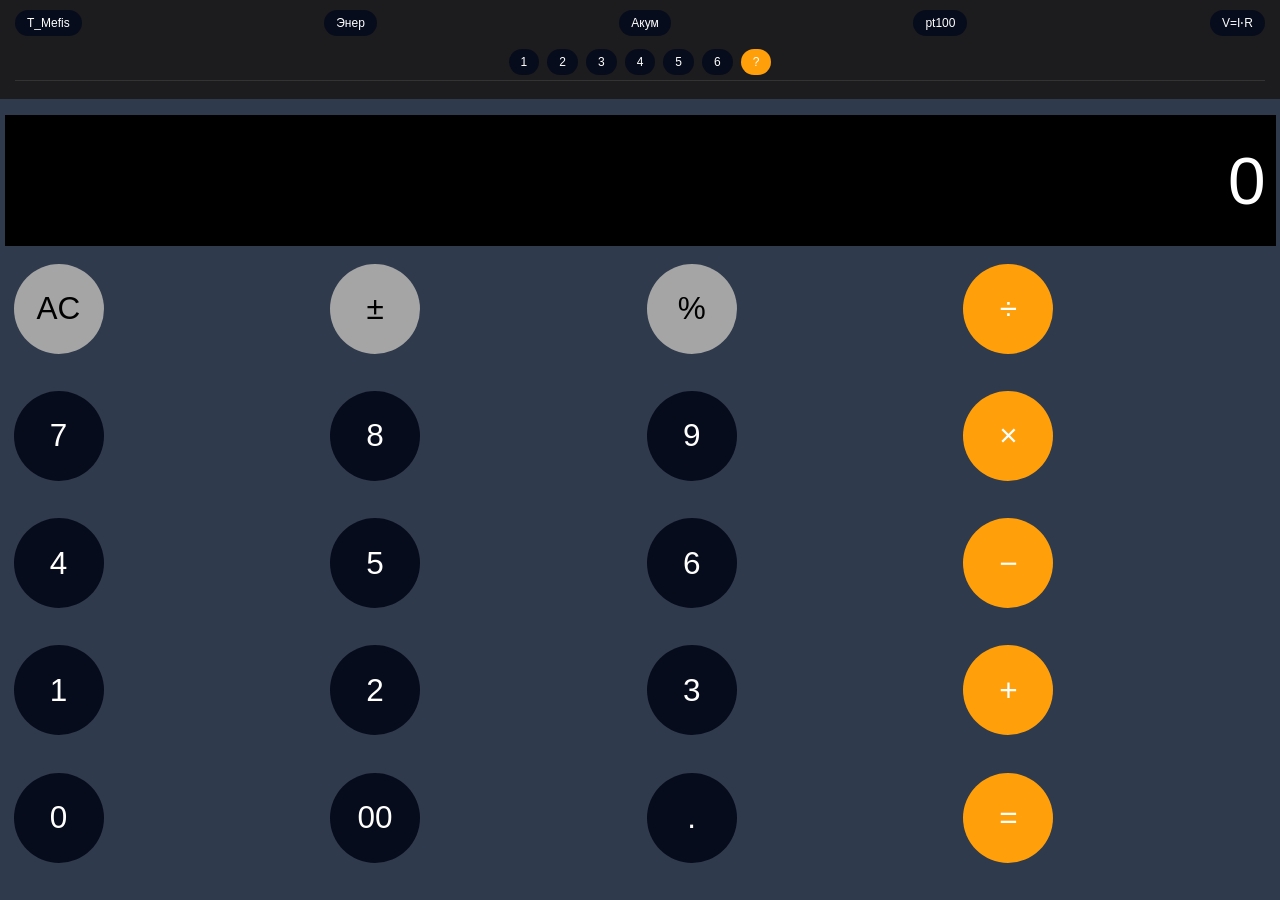
<file: index.html>
<!DOCTYPE html>
<html lang="ru">
<head>
    <meta charset="UTF-8">
    <meta name="viewport" content="width=device-width, initial-scale=1.0, maximum-scale=1.0, user-scalable=no">
    <title>Калькулятор</title>
    <style>
        /* Общие стили для всех элементов */
        * {
            box-sizing: border-box;
            touch-action: manipulation;
            margin: 0;
            padding: 0;
        }
        
        /* Стили адля body */
        body {
            font-family: -apple-system, BlinkMacSystemFont, sans-serif;
            background: #2F3A4C;
            height: 100vh;
            overflow: hidden;
            position: relative;
        }

        /* Стили для шапки */
        .header {
            display: flex;
            flex-direction: column; /* Выстраиваем ряды вертикально */
            padding: 10px 15px;
            background: #1c1c1e;
            position: fixed;
            top: 0;
            left: 0;
            right: 0;
            z-index: 10;
        }

        /* Контейнер для рядов кнопок */
        .header-row {
            display: flex;
            justify-content: space-between;
            width: 100%;
            margin-bottom: 8px; /* Отступ между рядами */
        }

        /* Стили для второго ряда (кнопки 1-5) */
        .header-row.second-row {
            justify-content: center; /* Центрируем кнопки 1-5 */
            gap: 8px; /* Расстояние между кнопками */
            margin-top: 5px;
            padding-bottom: 5px;
            border-bottom: 1px solid #333; /* Разделительная линия */
        }

        /* Стили для кнопок в шапке */
        .header-button {
            background: #060c1b;
            border: none;
            color: #fff;
            padding: 6px 12px;
            border-radius: 16px;
            font-size: 12px;
            cursor: pointer;
            white-space: nowrap; /* Чтобы текст не переносился */
        }

        /* Стили для основного калькулятора */
        .calculator {
            position: fixed;
            top: 110px; /* Увеличил отступ, так как шапка стала выше */
            bottom: 0;
            left: 0;
            right: 0;
            padding: 0.5vh;
            display: flex;
            flex-direction: column;
            max-width: 100%;
            margin: 0 auto;
        }

        /* Стили для экрана калькулятора */
        .display {
            color: white;
            font-size: 7.5vh;
            text-align: right;
            padding: 3vh 10px;
            background: #000;
            border: none;
            width: 100%;
            flex-shrink: 0;
        }

        /* Стили для кнопок калькулятора */
        .buttons {
            display: grid;
            grid-template-columns: repeat(4, 1fr);
            gap: 0.5vh;
            flex-grow: 1;
            max-height: 75vh;
            padding: 0.5vh;
            margin-top: 1vh;
        }

        /* Стили для каждой кнопки */
        .button {
            border: none;
            border-radius: 50%;
            font-size: 3.5vh;
            background: #060c1b;
            color: white;
            cursor: pointer;
            transition: filter 0.2s, background-color 0.2s;
            min-width: 0;
            min-height: 0;
            display: flex;
            align-items: center;
            justify-content: center;
            position: relative;
            width: 10vh;
            height: 10vh;
            margin: 0.5vh;
        }

        /* Псевдоэлемент для круглых кнопок */
        .button::after {
            content: '';
            display: block;
            padding-bottom: 100%;
        }

        /* Эффект при нажатии на кнопку */
        .button:active {
            filter: brightness(130%);
        }

        /* Стили для операторов (+, -, ×, ÷) */
        .operator {
            background: #ff9f0a;
        }

        /* Стили для специальных кнопок (AC, ±, %) */
        .special {
            background: #a5a5a5;
            color: black;
        }

        /* Стили для кнопки "0" */
        .zero {
            grid-column: span 1;
            border-radius: 50%;
            aspect-ratio: 1;
            justify-content: center;
            padding-left: 0;
            width: 10vh;
            height: 10vh;
            margin: 0.5vh;
        }

        /* Убираем псевдоэлемент для кнопки "0" */
        .zero::after {
            display: none;
        }

        /* Стили для текста внутри кнопок */
        .button span {
            position: absolute;
            pointer-events: none;
        }

        /* Стили для модального окна */
        .info-modal {
            display: none;
            position: fixed;
            top: 0;
            left: 0;
            right: 0;
            bottom: 0;
            background: rgba(0, 0, 0, 0.8);
            z-index: 100;
            justify-content: center;
            align-items: center;
            padding: 20px;
        }

        .info-modal.active {
            display: flex;
        }

        .info-content {
            background: #1c1c1e;
            border-radius: 20px;
            padding: 25px;
            max-width: 500px;
            width: 100%;
            position: relative;
            color: white;
            max-height: 80vh;
            overflow-y: auto;
        }

        .close-btn {
            position: absolute;
            top: 10px;
            right: 15px;
            background: none;
            border: none;
            color: white;
            font-size: 30px;
            cursor: pointer;
            padding: 0;
            width: 40px;
            height: 40px;
            display: flex;
            align-items: center;
            justify-content: center;
        }

        .info-content h2 {
            margin-bottom: 20px;
            text-align: center;
            color: #ff9f0a;
        }

        .info-grid {
            display: flex;
            flex-direction: column;
            gap: 12px;
        }

        .info-item {
            display: flex;
            align-items: center;
            gap: 15px;
            padding: 12px;
            background: #060c1b;
            border-radius: 12px;
            cursor: pointer;
            transition: background 0.2s;
        }

        .info-item:hover {
            background: #1a2440;
        }

        .info-button {
            width: 50px;
            height: 50px;
            border-radius: 50%;
            border: none;
            background: #ff9f0a;
            color: white;
            font-size: 20px;
            font-weight: bold;
            cursor: pointer;
            flex-shrink: 0;
        }

        .info-text strong {
            display: block;
            color: #ff9f0a;
            margin-bottom: 4px;
            font-size: 16px;
        }

        .info-text p {
            margin: 0;
            color: #a5a5a5;
            font-size: 13px;
        }
    </style>
</head>
<body>
    <!-- Шапка с кнопками -->
    <div class="header">
        <!-- Первый ряд: основные функции -->
        <div class="header-row">
            <button class="header-button" onclick="window.location.href='T_MEFIS.html'">T_Mefis</button>
            <button class="header-button" onclick="window.location.href='virus/Kall_Energia.html'">Энер</button>
            <button class="header-button" onclick="window.location.href='AKB.html'">Акум</button>
            <button class="header-button" onclick="window.location.href='PT100.html'">pt100</button>
            <button class="header-button" onclick="window.location.href='ohm-law-calculator.html'">V=I⋅R</button>
        </div>

        <!-- Второй ряд: кнопки 1-5 -->
        <div class="header-row second-row">
            <button class="header-button" onclick="showCalculator()">1</button>
            <button class="header-button" onclick="window.location.href='virus/Kall_Energia.html'">2</button>
            <button class="header-button" onclick="window.location.href='Kalls.html'">3</button>
            <button class="header-button" onclick="window.location.href='PT100.html'">4</button>
            <button class="header-button" onclick="window.location.href='ohm-law-calculator.html'">5</button>
            <button class="header-button" onclick="window.location.href='ONIKS/index.html'">6</button>
            <button class="header-button" onclick="showInfoMenu()" style="background: #ff9f0a;">?</button>
        </div>
    </div>
    
    <!-- Модальное окно с информацией -->
    <div class="info-modal" id="infoModal" onclick="closeInfoMenu(event)">
        <div class="info-content" onclick="event.stopPropagation()">
            <button class="close-btn" onclick="closeInfoMenu()">&times;</button>
            <h2>Описание кнопок</h2>
            <div class="info-grid">
                <div class="info-item">
                    <button class="info-button" onclick="showCalculator(); closeInfoMenu()">1</button>
                    <div class="info-text">
                        <strong>Карьера</strong>
                        <p>Расчёт карьерных показателей и достижений</p>
                    </div>
                </div>
                <div class="info-item">
                    <button class="info-button" onclick="window.location.href='virus/Kall_Energia.html'; closeInfoMenu()">2</button>
                    <div class="info-text">
                        <strong>Ремонт</strong>
                        <p>Вставьте сюда свой текст</p>
                    </div>
                </div>
                <div class="info-item">
                    <button class="info-button" onclick="window.location.href='Kalls.html'; closeInfoMenu()">3</button>
                    <div class="info-text">
                        <strong>Болот</strong>
                        <p>Расчёты для болотистой местности</p>
                    </div>
                </div>
                <div class="info-item">
                    <button class="info-button" onclick="window.location.href='PT100.html'; closeInfoMenu()">4</button>
                    <div class="info-text">
                        <strong>Рубильник</strong>
                        <p>Управление рубильником и расчёт нагрузки</p>
                    </div>
                </div>
                <div class="info-item">
                    <button class="info-button" onclick="window.location.href='ohm-law-calculator.html'; closeInfoMenu()">5</button>
                    <div class="info-text">
                        <strong>№6</strong>
                        <p>ПСУ-6</p>
                    </div>
                </div>
            </div>
        </div>
    </div>
    
    <!-- Основной калькулятор -->
    <div class="calculator" id="standardCalculator">
        <!-- Экран калькулятора -->
        <input type="text" class="display" id="display" value="0" readonly>
        <!-- Кнопки калькулятора -->
        <div class="buttons">
            <button class="button special" onclick="clearDisplay()"><span>AC</span></button>
            <button class="button special" onclick="toggleSign()"><span>±</span></button>
            <button class="button special" onclick="appendPercentage()"><span>%</span></button>
            <button class="button operator" onclick="appendOperator('÷')"><span>÷</span></button>
            
            <button class="button" onclick="appendNumber('7')"><span>7</span></button>
            <button class="button" onclick="appendNumber('8')"><span>8</span></button>
            <button class="button" onclick="appendNumber('9')"><span>9</span></button>
            <button class="button operator" onclick="appendOperator('×')"><span>×</span></button>
            
            <button class="button" onclick="appendNumber('4')"><span>4</span></button>
            <button class="button" onclick="appendNumber('5')"><span>5</span></button>
            <button class="button" onclick="appendNumber('6')"><span>6</span></button>
            <button class="button operator" onclick="appendOperator('−')"><span>−</span></button>
            
            <button class="button" onclick="appendNumber('1')"><span>1</span></button>
            <button class="button" onclick="appendNumber('2')"><span>2</span></button>
            <button class="button" onclick="appendNumber('3')"><span>3</span></button>
            <button class="button operator" onclick="appendOperator('+')"><span>+</span></button>
            
            <button class="button zero" onclick="appendNumber('0')"><span>0</span></button>
            <button class="button" onclick="appendNumber('00')"><span>00</span></button>
            <button class="button" onclick="appendNumber('.')"><span>.</span></button>
            <button class="button operator" onclick="calculate()"><span>=</span></button>
        </div>
    </div>

    <script>
        let currentValue = '0';
        let previousValue = null;
        let operation = null;
        
        function updateDisplay() {
            document.getElementById('display').value = currentValue;
        }

        function appendNumber(num) {
            if (currentValue === '0' && num !== '.') {
                currentValue = num;
            } else {
                if (num === '.' && currentValue.includes('.')) return;
                currentValue += num;
            }
            updateDisplay();
        }

        function appendOperator(op) {
            previousValue = currentValue;
            currentValue = '0';
            operation = op;
        }

        function clearDisplay() {
            currentValue = '0';
            previousValue = null;
            operation = null;
            updateDisplay();
        }

        function toggleSign() {
            currentValue = (parseFloat(currentValue) * -1).toString();
            updateDisplay();
        }

        function appendPercentage() {
            currentValue = (parseFloat(currentValue) / 100).toString();
            updateDisplay();
        }

        function calculate() {
            if (!operation || !previousValue) return;
            
            const prev = parseFloat(previousValue);
            const current = parseFloat(currentValue);
            
            switch(operation) {
                case '+':
                    currentValue = (prev + current).toString();
                    break;
                case '−':
                    currentValue = (prev - current).toString();
                    break;
                case '×':
                    currentValue = (prev * current).toString();
                    break;
                case '÷':
                    currentValue = (prev / current).toString();
                    break;
            }
            
            previousValue = null;
            operation = null;
            updateDisplay();
        }

        // Заглушка для функции showCalculator, если она нужна
        function showCalculator() {
            // Здесь можно добавить логику, если нужно
            console.log("Нажата кнопка домой/1");
        }

        // Функции для модального окна с информацией
        function showInfoMenu() {
            document.getElementById('infoModal').classList.add('active');
        }

        function closeInfoMenu(event) {
            if (!event || event.target.id === 'infoModal' || event.target.classList.contains('close-btn')) {
                document.getElementById('infoModal').classList.remove('active');
            }
        }
     </script>
</body>
</html>
</file>
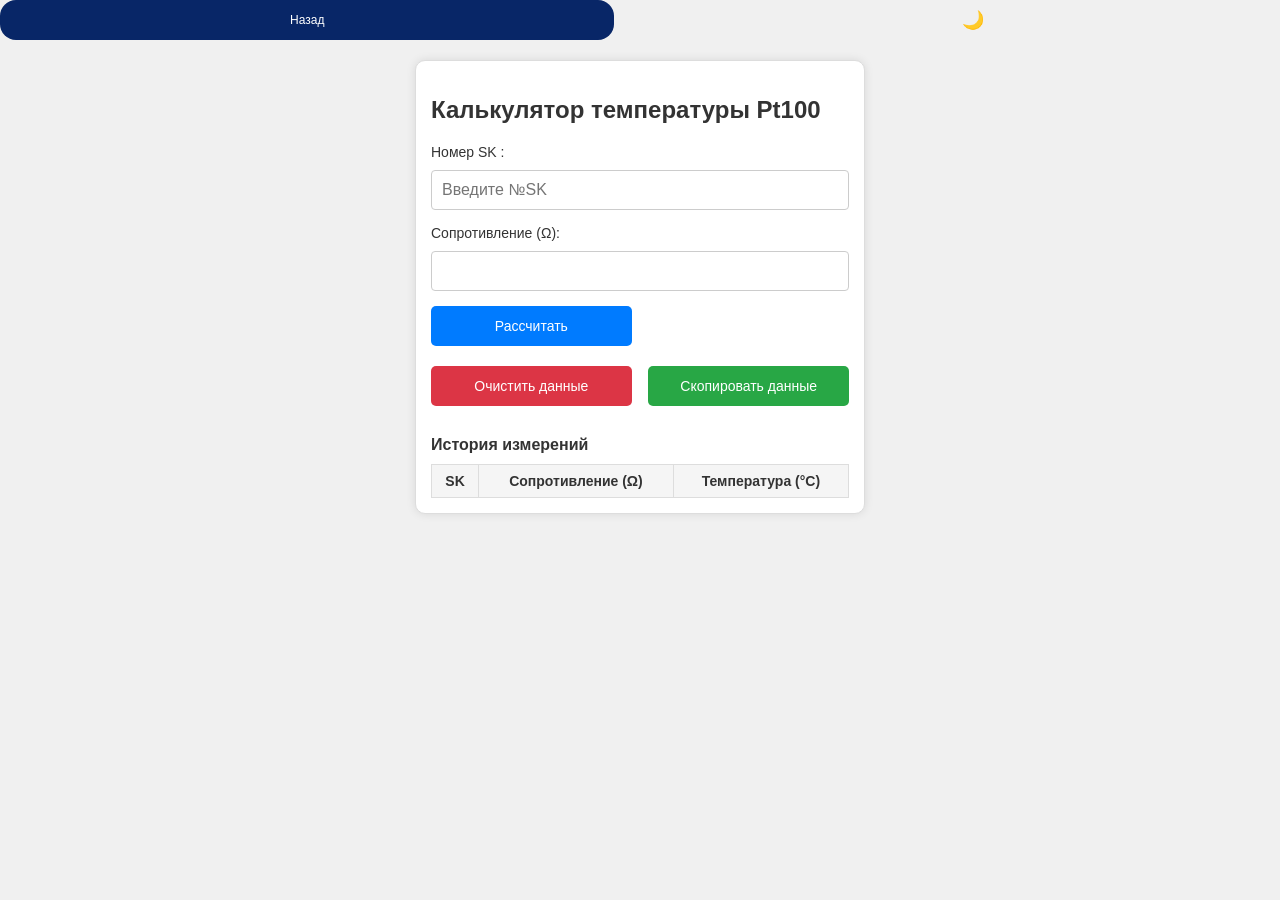
<file: Live_Calls.html>
<!DOCTYPE html>
<html lang="ru">
<head>
    <meta charset="UTF-8">
    <meta name="viewport" content="width=device-width, initial-scale=1.0">
    <title>Калькулятор температуры Pt100</title>
    <style>
        :root {
            --bg-color: #f0f0f0;
            --card-bg: #ffffff;
            --text-color: #333333;
            --border-color: #ddd;
            --input-bg: #ffffff;
            --input-border: #ccc;
            --button-calc: #007bff;
            --button-clear: #dc3545;
            --button-copy: #28a745;
            --button-hover-calc: #0069d9;
            --button-hover-clear: #c82333;
            --button-hover-copy: #218838;
            --table-header-bg: #f5f5f5;
            --shadow: 0 0 10px rgba(0,0,0,0.1);
        }

        .dark-theme {
            --bg-color: #121212;
            --card-bg: #1e1e1e;
            --text-color: #e0e0e0;
            --border-color: #444;
            --input-bg: #2c2c2c;
            --input-border: #555;
            --table-header-bg: #2a2a2a;
            --shadow: 0 0 15px rgba(0,0,0,0.3);
        }

        * {
            box-sizing: border-box;
        }

        body {
            font-family: Arial, sans-serif;
            background-color: var(--bg-color);
            color: var(--text-color);
            margin: 0;
            padding: 0;
            transition: background-color 0.3s, color 0.3s;
        }

        .calculator {
            width: 100%;
            max-width: 450px;
            margin: 20px auto;
            padding: 15px;
            background-color: var(--card-bg);
            border: 1px solid var(--border-color);
            border-radius: 10px;
            box-shadow: var(--shadow);
            transition: background-color 0.3s, border-color 0.3s, box-shadow 0.3s;
        }

        h2, h3 {
            color: var(--text-color);
        }

        label {
            display: block;
            margin-bottom: 10px;
            font-size: 14px;
        }

        input[type="number"] {
            width: 100%;
            height: 40px;
            margin-bottom: 15px;
            padding: 10px;
            font-size: 16px;
            background-color: var(--input-bg);
            color: var(--text-color);
            border: 1px solid var(--input-border);
            border-radius: 4px;
            transition: background-color 0.2s, color 0.2s, border-color 0.2s;
        }

        button {
            width: 48%;
            height: 40px;
            color: #fff;
            border: none;
            border-radius: 5px;
            cursor: pointer;
            font-size: 14px;
            transition: background-color 0.2s;
        }

        #calculate-btn {
            background-color: var(--button-calc);
        }
        #calculate-btn:hover {
            background-color: var(--button-hover-calc);
        }

        #clear-btn {
            background-color: var(--button-clear);
        }
        #clear-btn:hover {
            background-color: var(--button-hover-clear);
        }

        #copy-btn {
            background-color: var(--button-copy);
        }
        #copy-btn:hover {
            background-color: var(--button-hover-copy);
        }

        .button-container {
            display: flex;
            justify-content: space-between;
            margin-top: 10px;
        }

        #result {
            font-size: 16px;
            font-weight: bold;
            margin-top: 20px;
            word-wrap: break-word;
            color: var(--text-color);
        }

        #history {
            margin-top: 30px;
        }

        #history h3 {
            margin-bottom: 10px;
            font-size: 16px;
        }

        #history-list {
            width: 100%;
            border-collapse: collapse;
            font-size: 14px;
            color: var(--text-color);
        }

        #history-list th,
        #history-list td {
            border: 1px solid var(--border-color);
            padding: 8px;
            text-align: center;
            transition: border-color 0.2s;
        }

        #history-list th {
            background-color: var(--table-header-bg);
        }

        .temp-cell {
            font-weight: bold;
        }

        /* Прозрачная кнопка темы — в самом правом верхнем углу экрана */
        #theme-toggle {
            position: fixed;
            top: 0;
            right: 0;
            background: none;
            border: none;
            color: var(--text-color);
            font-size: 18px;
            cursor: pointer;
            padding: 6px 8px;
            z-index: 9999;
            outline: none;
            line-height: 1;
            margin: 0;
        }

        #theme-toggle:hover {
            opacity: 0.8;
        }

        /* small fixed back button in top-left */
        .header-button {
    background: #082667;
    border: none;
    color: #fff;
    padding: 6px 18px;
    border-radius: 16px;
    font-size: 12px;
    cursor: pointer;
}
        .back-button:hover {
            background-color: var(--button-hover-clear);
        }
    </style>
</head>
<body>
    <!-- кнопка назад -->
   <div class="header">
        <button class="header-button" onclick="window.location.href='index.html'">Назад</button>
    </div>
    <!-- КНОПКА ТЕМЫ — ДОЛЖНА БЫТЬ ЗДЕСЬ, НА УРОВНЕ BODY -->
    <button id="theme-toggle" onclick="toggleTheme()">🌙</button>

    <!-- ОСНОВНОЙ КОНТЕНТ -->
    <div class="calculator">
        <h2>Калькулятор температуры Pt100</h2>
        <label for="skNumber">Номер SK :</label>
        <input type="number" id="skNumber" placeholder="Введите №SK" min="0" step="1">
        <label for="resistance">Сопротивление (Ω):</label>
        <input type="number" id="resistance" value="" step="0.01">
        <button id="calculate-btn" onclick="calculateAndAdd()">Рассчитать</button>
        <div id="result"></div>

        <div class="button-container">
            <button id="clear-btn" onclick="clearData()">Очистить данные</button>
            <button id="copy-btn" onclick="copyData()">Скопировать данные</button>
        </div>

        <div id="history">
            <h3>История измерений</h3>
            <table id="history-list">
                <thead>
                    <tr>
                        <th>SK</th>
                        <th>Сопротивление (Ω)</th>
                        <th>Температура (°C)</th>
                    </tr>
                </thead>
                <tbody>
                </tbody>
            </table>
        </div>
    </div>

    <script>
        let history = [];
        let isDarkMode = false;

        if (localStorage.getItem('darkMode') === 'true') {
            document.body.classList.add('dark-theme');
            isDarkMode = true;
            document.getElementById('theme-toggle').textContent = '☀️';
        }

        function toggleTheme() {
            isDarkMode = !isDarkMode;
            document.body.classList.toggle('dark-theme', isDarkMode);
            localStorage.setItem('darkMode', isDarkMode);

            const toggleBtn = document.getElementById('theme-toggle');
            toggleBtn.textContent = isDarkMode ? '☀️' : '🌙';
        }

        function calculateTemperature(resistance) {
            return (resistance - 100) / 0.385;
        }

        function calculateAndAdd() {
            let skNumber = document.getElementById('skNumber').value.trim();
            let resistance = parseFloat(document.getElementById('resistance').value);

            if (!skNumber) {
                alert("Введите номер ТЭНа (цифры после 'sk')");
                return;
            }

            if (!/^\d+$/.test(skNumber)) {
                alert("Номер ТЭНа должен содержать только цифры");
                return;
            }

            if (isNaN(resistance)) {
                alert("Введите корректное значение сопротивления");
                return;
            }

            let sk = 'sk' + skNumber;
            let temperature = calculateTemperature(resistance);
            let roundedTemp = temperature.toFixed(2);
            let roundedResistance = resistance.toFixed(2);

            history.push({ sk, resistance: roundedResistance, temperature: roundedTemp });
            updateHistoryTable();
            document.getElementById('result').innerText = `Рассчитанная температура: ${roundedTemp} °C`;

            document.getElementById('skNumber').value = '';
            document.getElementById('resistance').value = '';
            document.getElementById('skNumber').focus();
        }

        function updateHistoryTable() {
            const tbody = document.querySelector('#history-list tbody');
            tbody.innerHTML = '';

            history.forEach(item => {
                let row = document.createElement('tr');
                row.innerHTML = `
                    <td>${item.sk}</td>
                    <td>${item.resistance}</td>
                    <td class="temp-cell">${item.temperature}</td>
                `;
                tbody.appendChild(row);
            });
        }

        function clearData() {
            history = [];
            updateHistoryTable();
            document.getElementById('result').innerText = '';
            document.getElementById('skNumber').value = '';
            document.getElementById('resistance').value = '';
        }

        function copyData() {
            if (history.length === 0) {
                alert("Нет данных для копирования");
                return;
            }

            let text = "SK\tСопротивление (Ω)\tТемпература (°C)\n";
            history.forEach(item => {
                text += `${item.sk}\t${item.resistance}\t${item.temperature}\n`;
            });

            navigator.clipboard.writeText(text).then(() => {
                alert("Данные скопированы в буфер обмена");
            }).catch(err => {
                console.error('Ошибка при копировании: ', err);
                alert("Не удалось скопировать. Попробуйте вручную.");
            });
        }

        function goBack() {
            // use global window.history in case local `history` array exists
            if (window.history.length > 1) {
                window.history.back();
            } else {
                // fallback: navigate to root or previous page manually
                window.location.href = './';
            }
        }
    </script>
</body>
</html>
</file>
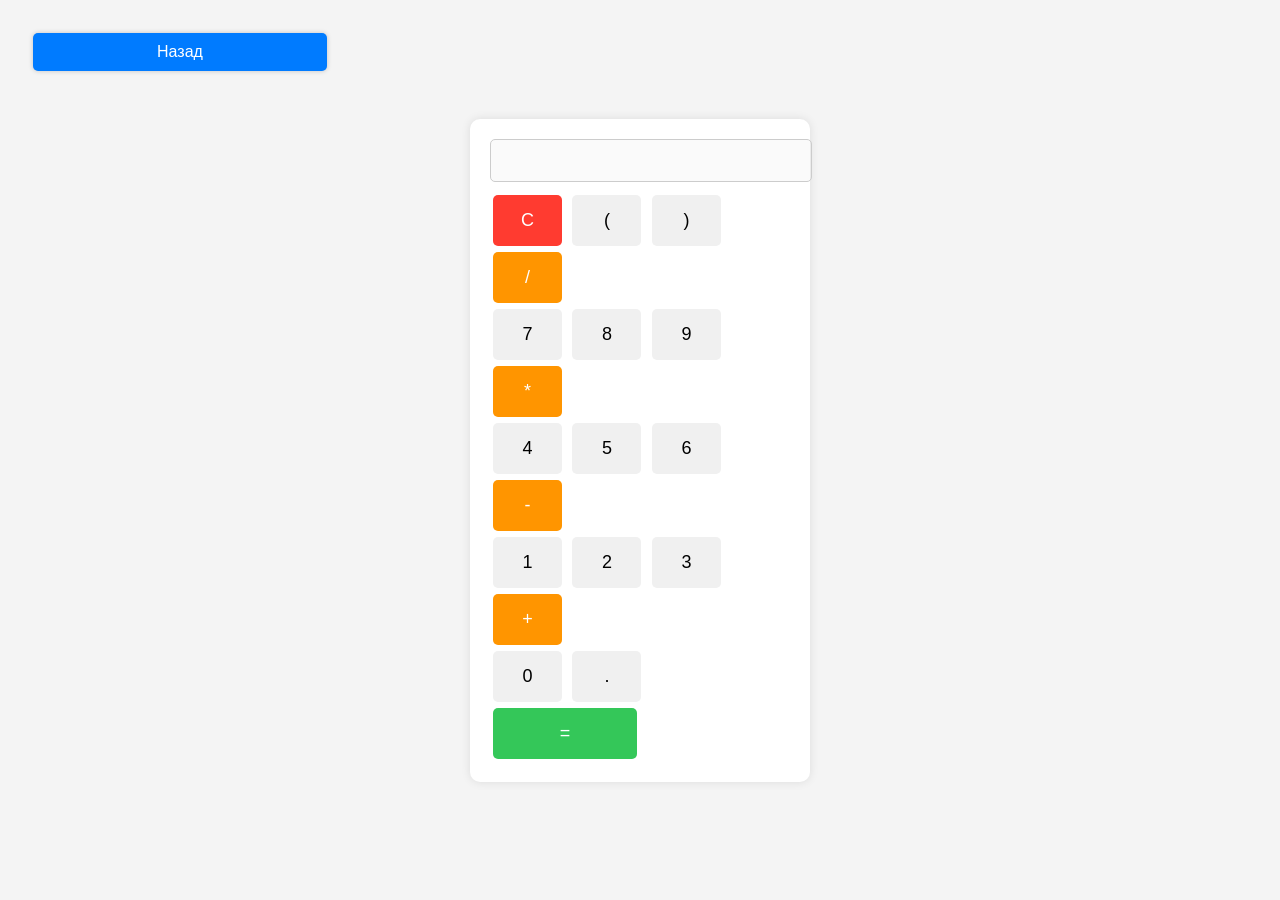
<file: Mefis.html>
<!DOCTYPE html>
<html lang="ru">
<head>
    <meta charset="UTF-8">
    <meta name="viewport" content="width=device-width, initial-scale=1.0">
    <title>Инженерный калькулятор</title>
    <style>
        body {
            font-family: Arial, sans-serif;
            display: flex;
            justify-content: center;
            align-items: center;
            height: 100vh;
            background-color: #f4f4f4;
            margin: 0;
            position: relative;
        }
        #backButton {
            position: absolute;
            top: 20px;
            left: 20px;
            padding: 10px 20px;
            font-size: 16px;
            cursor: pointer;
            border: none;
            border-radius: 5px;
            background-color: #007BFF;
            color: white;
            box-shadow: 0 0 5px rgba(0, 0, 0, 0.2);
        }
        #calculator {
            background: white;
            padding: 20px;
            border-radius: 10px;
            box-shadow: 0 0 10px rgba(0, 0, 0, 0.1);
            width: 300px;
        }
        input[type="text"] {
            width: 100%;
            padding: 10px;
            margin-bottom: 10px;
            font-size: 18px;
            text-align: right;
            border: 1px solid #ccc;
            border-radius: 5px;
        }
        button {
            width: 23%;
            padding: 15px;
            margin: 1%;
            font-size: 18px;
            cursor: pointer;
            border: none;
            border-radius: 5px;
            background-color: #f0f0f0;
        }
        button:hover {
            background-color: #fff;
        }
        button.operator {
            background-color: #ff9500;
            color: white;
        }
        button.operator:hover {
            background-color: #e08900;
        }
        button.equals {
            background-color: #34c759;
            color: white;
            width: 48%;
        }
        button.equals:hover {
            background-color: #2da94f;
        }
        button.clear {
            background-color: #ff3b30;
            color: white;
        }
        button.clear:hover {
            background-color: #e63329;
        }
    </style>
</head>
<body>
    <button id="backButton" onclick="window.history.back()">Назад</button>
    <div id="calculator">
        <input type="text" id="display" disabled>
        <div>
            <button onclick="clearDisplay()" class="clear">C</button>
            <button onclick="appendToDisplay('(')">(</button>
            <button onclick="appendToDisplay(')')">)</button>
            <button onclick="appendToDisplay('/')" class="operator">/</button>
        </div>
        <div>
            <button onclick="appendToDisplay('7')">7</button>
            <button onclick="appendToDisplay('8')">8</button>
            <button onclick="appendToDisplay('9')">9</button>
            <button onclick="appendToDisplay('*')" class="operator">*</button>
        </div>
        <div>
            <button onclick="appendToDisplay('4')">4</button>
            <button onclick="appendToDisplay('5')">5</button>
            <button onclick="appendToDisplay('6')">6</button>
            <button onclick="appendToDisplay('-')" class="operator">-</button>
        </div>
        <div>
            <button onclick="appendToDisplay('1')">1</button>
            <button onclick="appendToDisplay('2')">2</button>
            <button onclick="appendToDisplay('3')">3</button>
            <button onclick="appendToDisplay('+')" class="operator">+</button>
        </div>
        <div>
            <button onclick="appendToDisplay('0')">0</button>
            <button onclick="appendToDisplay('.')">.</button>
            <button onclick="calculateResult()" class="equals">=</button>
        </div>
    </div>
    <script>
        function appendToDisplay(value) {
            const display = document.getElementById("display");
            display.value += value;
        }
        function clearDisplay() {
            document.getElementById("display").value = '';
        }
        function calculateResult() {
            const display = document.getElementById("display");
            try {
                // Заменяем символы для корректного вычисления
                let expression = display.value.replace(/×/g, '*').replace(/÷/g, '/');
                // Проверка на деление на ноль
                if (/\/\s*0/.test(expression)) {
                    throw new Error("Деление на ноль");
                }
                // Вычисляем результат
                const result = eval(expression);
                display.value = result;
            } catch (error) {
                display.value = 'Ошибка';
            }
        }
    </script>
</body>
</html>
</file>
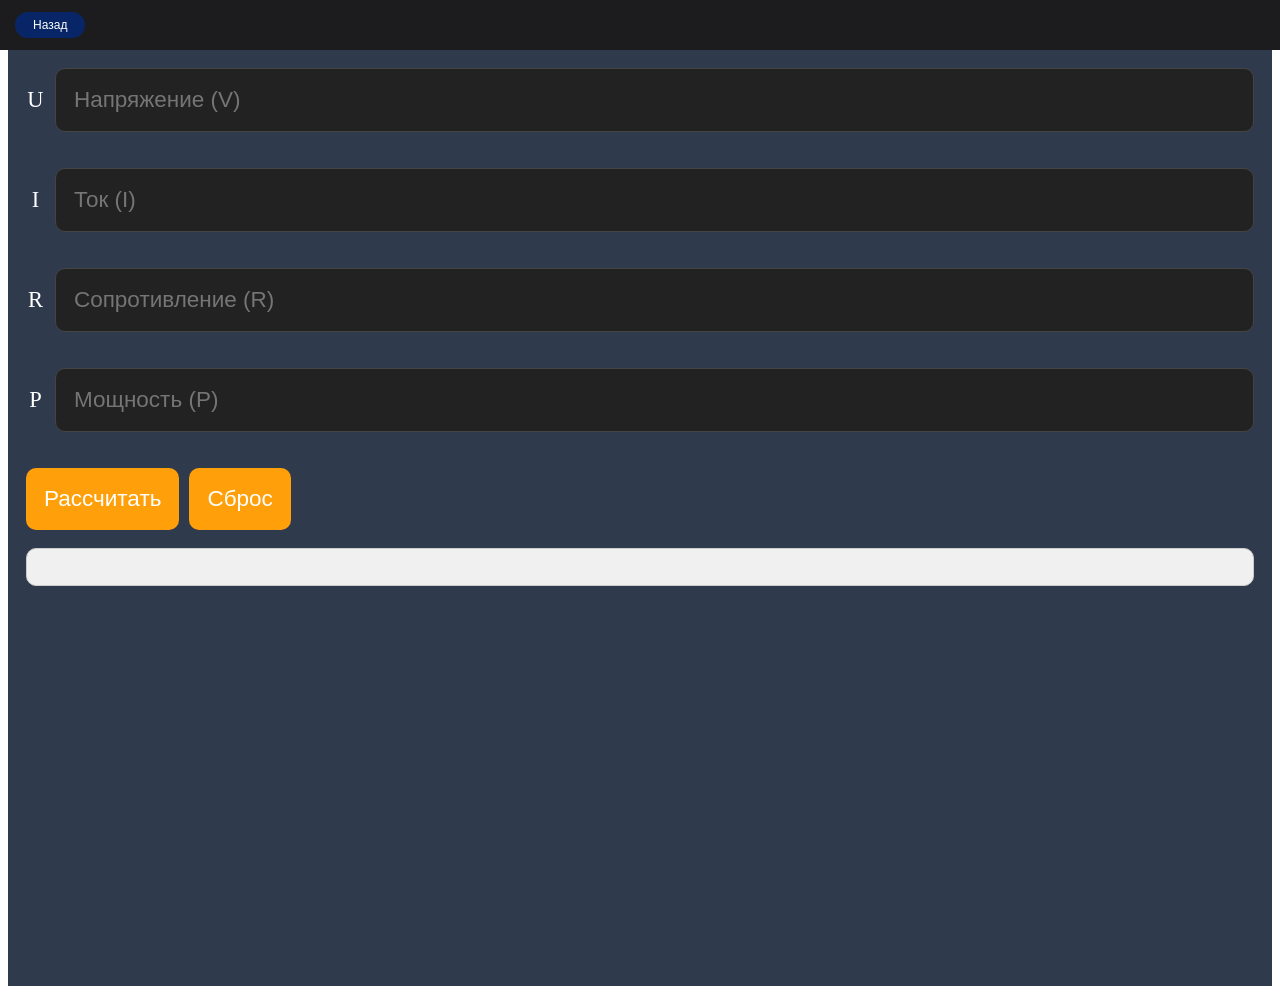
<file: ohm-law-calculator.html>
<!DOCTYPE html>
<html lang="ru">
<head>
    <meta charset="UTF-8">
    <meta name="viewport" content="width=device-width, initial-scale=1.0, maximum-scale=1.0, user-scalable=no">
    <title>Калькулятор закона Ома</title>
    <style>
        /* Стили для шапки */
        .header {
            display: flex;
            justify-content: space-between;
            padding: 12px 15px;
            background: #1c1c1e;
            position: fixed;
            top: 0;
            left: 0;
            right: 0;
            z-index: 10;
        }

        /* Стили для кнопок в шапке */
        .header-button {
            background: #082667;
            border: none;
            color: #fff;
            padding: 6px 18px;
            border-radius: 16px;
            font-size: 12px;
            cursor: pointer;
        }

        /* Стили для калькулятора закона Ома */
        .ohm-law-calculator {
            display: flex;
            flex-direction: column;
            gap: 2vh;
            padding: 2vh;
            background: #2F3A4C;
            height: 100vh;
            padding-top: 60px; /* Отступ для шапки */
        }

        .ohm-law-calculator input {
            width: 100%;
            padding: 2vh;
            font-size: 2.5vh;
            border-radius: 10px;
            border: 1px solid #444;
            background: #222;
            color: #fff;
        }

        .ohm-law-calculator button {
            padding: 2vh;
            font-size: 2.5vh;
            border-radius: 10px;
            border: none;
            background: #ff9f0a;
            color: #fff;
            cursor: pointer;
        }

        .ohm-law-calculator button:active {
            background: #cc7a00;
        }

        .ohm-law-calculator .result {
            color: #000;
            font-size: 3vh;
            text-align: center;
            padding: 2vh;
            background: #f0f0f0;
            border-radius: 10px;
            border: 1px solid #ccc;
        }

        .ohm-law-calculator .input-group {
            display: flex;
            align-items: center;
            gap: 10px;
            margin-bottom: 2vh;
        }

        .ohm-law-calculator .input-label {
            font-size: 2.5vh;
            color: #fff;
            width: 20px;
            text-align: center;
        }
    </style>
</head>
<body>
    <!-- Шапка с кнопкой "Вернуться назад" -->
    <div class="header">
        <button class="header-button" onclick="window.location.href='index.html'">Назад</button>
    </div>

    <!-- Калькулятор закона Ома -->
    <div class="ohm-law-calculator">
        <div class="input-group">
            <span class="input-label">U</span>
            <input type="number" id="voltage" placeholder="Напряжение (V)">
        </div>
        <div class="input-group">
            <span class="input-label">I</span>
            <input type="number" id="current" placeholder="Ток (I)">
        </div>
        <div class="input-group">
            <span class="input-label">R</span>
            <input type="number" id="resistance" placeholder="Сопротивление (R)">
        </div>
        <div class="input-group">
            <span class="input-label">P</span>
            <input type="number" id="power" placeholder="Мощность (P)">
        </div>
        <div style="display: flex; gap: 10px;">
            <button onclick="calculateOhmLaw()">Рассчитать</button>
            <button onclick="resetOhmLawCalculator()">Сброс</button>
        </div>
        <div class="result" id="ohmLawResult"></div>
    </div>

    <script>
        function calculateOhmLaw() {
            const voltage = parseFloat(document.getElementById('voltage').value);
            const current = parseFloat(document.getElementById('current').value);
            const resistance = parseFloat(document.getElementById('resistance').value);
            const power = parseFloat(document.getElementById('power').value);

            let result = '';

            if (!isNaN(voltage) && !isNaN(current)) {
                result = `R = ${(voltage / current).toFixed(2)} Ω, P = ${(voltage * current).toFixed(2)} W`;
            } else if (!isNaN(voltage) && !isNaN(resistance)) {
                const calculatedCurrent = voltage / resistance;
                result = `I = ${calculatedCurrent.toFixed(2)} A, P = ${(voltage * calculatedCurrent).toFixed(2)} W`;
            } else if (!isNaN(current) && !isNaN(resistance)) {
                const calculatedVoltage = current * resistance;
                result = `V = ${calculatedVoltage.toFixed(2)} V, P = ${(current * current * resistance).toFixed(2)} W`;
            } else if (!isNaN(voltage) && !isNaN(power)) {
                const calculatedCurrent = power / voltage;
                result = `I = ${calculatedCurrent.toFixed(2)} A, R = ${(voltage / calculatedCurrent).toFixed(2)} Ω`;
            } else if (!isNaN(current) && !isNaN(power)) {
                const calculatedVoltage = power / current;
                result = `V = ${calculatedVoltage.toFixed(2)} V, R = ${(calculatedVoltage / current).toFixed(2)} Ω`;
            } else if (!isNaN(resistance) && !isNaN(power)) {
                const calculatedCurrent = Math.sqrt(power / resistance);
                result = `I = ${calculatedCurrent.toFixed(2)} A, V = ${(calculatedCurrent * resistance).toFixed(2)} V`;
            } else {
                result = 'Введите два значения';
            }

            document.getElementById('ohmLawResult').textContent = result;
        }

        function resetOhmLawCalculator() {
            document.getElementById('voltage').value = '';
            document.getElementById('current').value = '';
            document.getElementById('resistance').value = '';
            document.getElementById('power').value = '';
            document.getElementById('ohmLawResult').textContent = '';
        }
    </script>
</body>
</html>
</file>
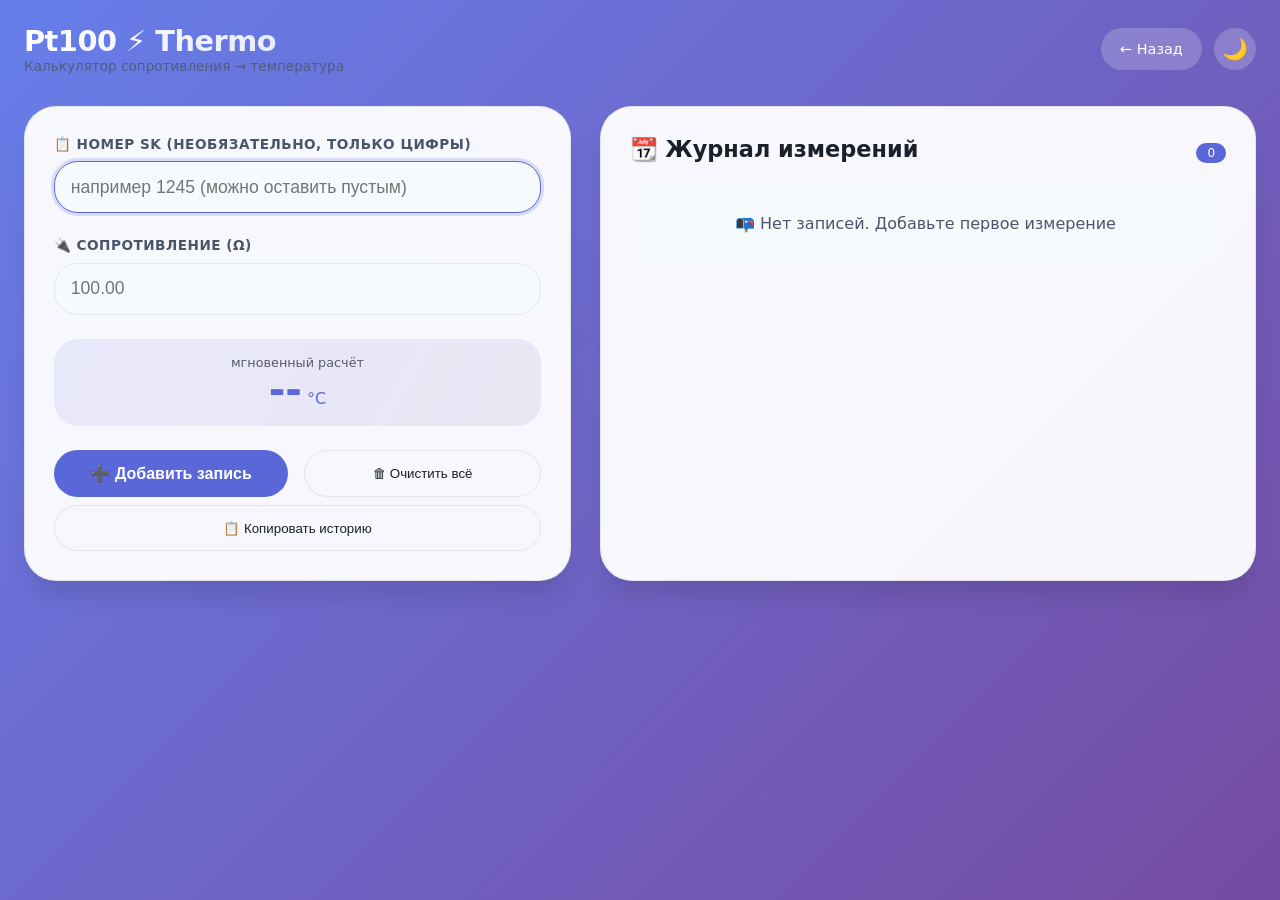
<file: PT100.html>
<!DOCTYPE html>
<html lang="ru">
<head>
    <meta charset="UTF-8">
    <meta name="viewport" content="width=device-width, initial-scale=1.0, user-scalable=yes">
    <title>Pt100 Термокалькулятор | Современный интерфейс</title>
    <style>
        * {
            margin: 0;
            padding: 0;
            box-sizing: border-box;
            -webkit-tap-highlight-color: transparent;
        }

        :root {
            --bg-gradient: linear-gradient(135deg, #667eea 0%, #764ba2 100%);
            --card-bg: rgba(255, 255, 255, 0.95);
            --text-primary: #1a202c;
            --text-secondary: #4a5568;
            --border-light: rgba(0, 0, 0, 0.08);
            --input-bg: #f7fafc;
            --input-border: #e2e8f0;
            --accent: #5a67d8;
            --accent-hover: #4c51bf;
            --success: #48bb78;
            --danger: #f56565;
            --warning: #ed8936;
            --shadow-sm: 0 10px 25px -5px rgba(0, 0, 0, 0.05), 0 8px 10px -6px rgba(0, 0, 0, 0.02);
            --shadow-md: 0 20px 25px -5px rgba(0, 0, 0, 0.1), 0 8px 10px -6px rgba(0, 0, 0, 0.02);
            --transition: all 0.2s cubic-bezier(0.4, 0, 0.2, 1);
        }

        .dark {
            --bg-gradient: linear-gradient(135deg, #1a202c 0%, #2d3748 100%);
            --card-bg: rgba(26, 32, 44, 0.95);
            --text-primary: #edf2f7;
            --text-secondary: #cbd5e0;
            --border-light: rgba(255, 255, 255, 0.1);
            --input-bg: #2d3748;
            --input-border: #4a5568;
            --accent: #9f7aea;
            --accent-hover: #b794f4;
            --shadow-sm: 0 10px 25px -5px rgba(0, 0, 0, 0.3);
        }

        body {
            font-family: 'Inter', system-ui, -apple-system, 'Segoe UI', Roboto, Helvetica, sans-serif;
            background: var(--bg-gradient);
            min-height: 100vh;
            padding: 1.5rem;
            transition: var(--transition);
            color: var(--text-primary);
        }

        .app-container {
            max-width: 1400px;
            margin: 0 auto;
            display: flex;
            flex-direction: column;
            gap: 1.5rem;
        }

        .top-bar {
            display: flex;
            justify-content: space-between;
            align-items: center;
            flex-wrap: wrap;
            gap: 1rem;
            margin-bottom: 0.5rem;
        }

        .logo-area h1 {
            font-size: 1.8rem;
            font-weight: 700;
            background: linear-gradient(120deg, #fff, #e0e7ff);
            background-clip: text;
            -webkit-background-clip: text;
            color: transparent;
            letter-spacing: -0.5px;
        }
        .logo-area p {
            font-size: 0.85rem;
            opacity: 0.8;
            color: var(--text-secondary);
        }

        .action-buttons {
            display: flex;
            gap: 0.75rem;
        }

        .icon-btn {
            background: rgba(255,255,255,0.2);
            backdrop-filter: blur(4px);
            border: none;
            border-radius: 2rem;
            padding: 0.6rem 1.2rem;
            font-size: 0.9rem;
            font-weight: 500;
            color: white;
            cursor: pointer;
            transition: var(--transition);
            display: flex;
            align-items: center;
            gap: 0.5rem;
            font-family: inherit;
        }
        .icon-btn:hover {
            background: rgba(255,255,255,0.35);
            transform: translateY(-2px);
        }
        .icon-btn:active {
            transform: translateY(1px);
        }

        .dashboard {
            display: grid;
            grid-template-columns: 1fr 1.2fr;
            gap: 1.8rem;
        }

        .card {
            background: var(--card-bg);
            backdrop-filter: blur(2px);
            border-radius: 2rem;
            box-shadow: var(--shadow-md);
            padding: 1.8rem;
            transition: var(--transition);
            border: 1px solid var(--border-light);
        }

        .input-group {
            margin-bottom: 1.5rem;
        }

        .input-group label {
            display: block;
            font-size: 0.85rem;
            font-weight: 600;
            text-transform: uppercase;
            letter-spacing: 0.5px;
            margin-bottom: 0.6rem;
            color: var(--text-secondary);
        }

        .input-field {
            width: 100%;
            padding: 0.9rem 1rem;
            background: var(--input-bg);
            border: 1px solid var(--input-border);
            border-radius: 1.5rem;
            font-size: 1.1rem;
            font-weight: 500;
            color: var(--text-primary);
            transition: var(--transition);
            outline: none;
        }
        .input-field:focus {
            border-color: var(--accent);
            box-shadow: 0 0 0 3px rgba(90, 103, 216, 0.2);
        }

        .result-preview {
            background: linear-gradient(120deg, rgba(90,103,216,0.1), rgba(118,75,162,0.1));
            border-radius: 1.5rem;
            padding: 1rem;
            margin: 1.5rem 0;
            text-align: center;
        }
        .temp-value {
            font-size: 2.5rem;
            font-weight: 800;
            color: var(--accent);
            line-height: 1;
        }
        .temp-unit {
            font-size: 1rem;
            font-weight: 400;
        }

        .button-group {
            display: flex;
            gap: 1rem;
            margin-top: 1rem;
        }
        .btn-primary {
            background: var(--accent);
            color: white;
            border: none;
            padding: 0.9rem;
            border-radius: 2rem;
            font-weight: 600;
            font-size: 1rem;
            cursor: pointer;
            flex: 1;
            transition: var(--transition);
            display: flex;
            align-items: center;
            justify-content: center;
            gap: 0.5rem;
        }
        .btn-primary:hover {
            background: var(--accent-hover);
            transform: scale(0.98);
        }
        .btn-outline {
            background: transparent;
            border: 1px solid var(--border-light);
            color: var(--text-primary);
            padding: 0.9rem;
            border-radius: 2rem;
            font-weight: 500;
            cursor: pointer;
            transition: var(--transition);
            flex: 1;
            display: flex;
            align-items: center;
            justify-content: center;
            gap: 0.5rem;
        }
        .btn-outline:hover {
            background: rgba(90,103,216,0.1);
            border-color: var(--accent);
        }

        .history-header {
            display: flex;
            justify-content: space-between;
            align-items: baseline;
            margin-bottom: 1.2rem;
            flex-wrap: wrap;
        }
        .history-header h3 {
            font-size: 1.4rem;
            font-weight: 600;
        }
        .badge {
            background: var(--accent);
            padding: 0.2rem 0.7rem;
            border-radius: 2rem;
            font-size: 0.75rem;
            color: white;
        }

        .history-grid {
            display: flex;
            flex-direction: column;
            gap: 0.8rem;
            max-height: 500px;
            overflow-y: auto;
            padding-right: 0.3rem;
        }
        .history-card {
            background: var(--input-bg);
            border-radius: 1.2rem;
            padding: 1rem;
            display: flex;
            justify-content: space-between;
            align-items: center;
            transition: var(--transition);
            border: 1px solid var(--border-light);
            animation: fadeSlideUp 0.25s ease-out;
        }
        .history-card:hover {
            transform: translateX(5px);
            border-color: var(--accent);
        }
        .history-info {
            display: flex;
            flex-direction: column;
            gap: 0.25rem;
        }
        .history-sk {
            font-weight: 700;
            font-size: 1rem;
            color: var(--accent);
        }
        .history-resistance {
            font-size: 0.8rem;
            color: var(--text-secondary);
        }
        .history-temp {
            font-size: 1.4rem;
            font-weight: 700;
            line-height: 1;
        }
        .history-temp small {
            font-size: 0.7rem;
            font-weight: 400;
        }

        .empty-history {
            text-align: center;
            padding: 2rem;
            color: var(--text-secondary);
            background: var(--input-bg);
            border-radius: 1.5rem;
        }

        .history-grid::-webkit-scrollbar {
            width: 5px;
        }
        .history-grid::-webkit-scrollbar-track {
            background: var(--border-light);
            border-radius: 10px;
        }
        .history-grid::-webkit-scrollbar-thumb {
            background: var(--accent);
            border-radius: 10px;
        }

        /* всплывающий тост для фидбека */
        .toast-message {
            position: fixed;
            bottom: 2rem;
            left: 50%;
            transform: translateX(-50%) scale(0.9);
            background: var(--accent);
            color: white;
            padding: 0.7rem 1.5rem;
            border-radius: 3rem;
            font-weight: 500;
            font-size: 0.9rem;
            z-index: 1000;
            opacity: 0;
            transition: opacity 0.2s, transform 0.2s;
            pointer-events: none;
            backdrop-filter: blur(8px);
            box-shadow: var(--shadow-sm);
            white-space: nowrap;
        }
        .toast-message.show {
            opacity: 1;
            transform: translateX(-50%) scale(1);
        }

        @keyframes fadeSlideUp {
            from {
                opacity: 0;
                transform: translateY(10px);
            }
            to {
                opacity: 1;
                transform: translateY(0);
            }
        }

        @media (max-width: 850px) {
            .dashboard {
                grid-template-columns: 1fr;
                gap: 1.2rem;
            }
            body {
                padding: 1rem;
            }
            .temp-value {
                font-size: 2rem;
            }
            .toast-message {
                white-space: nowrap;
                font-size: 0.8rem;
                bottom: 1.2rem;
            }
        }

        .theme-toggle-btn {
            background: rgba(255,255,255,0.2);
            backdrop-filter: blur(4px);
            border-radius: 3rem;
            width: 42px;
            height: 42px;
            display: flex;
            align-items: center;
            justify-content: center;
            font-size: 1.3rem;
            cursor: pointer;
            transition: var(--transition);
            border: none;
            color: white;
        }
        .theme-toggle-btn:hover {
            background: rgba(255,255,255,0.35);
            transform: rotate(15deg);
        }
    </style>
</head>
<body>
<div class="app-container">
    <div class="top-bar">
        <div class="logo-area">
            <h1>Pt100 ⚡ Thermo</h1>
            <p>Калькулятор сопротивления → температура</p>
        </div>
        <div class="action-buttons">
            <button class="icon-btn" id="backBtn" onclick="window.location.href='index.html'">← Назад</button>
            <button class="theme-toggle-btn" id="themeToggleBtn" aria-label="Тема">🌙</button>
        </div>
    </div>

    <div class="dashboard">
        <div class="card">
            <div class="input-group">
                <label>📋 Номер SK (необязательно, только цифры)</label>
                <input type="text" id="skInput" class="input-field" placeholder="например 1245 (можно оставить пустым)" autocomplete="off">
            </div>
            <div class="input-group">
                <label>🔌 Сопротивление (Ω)</label>
                <input type="number" id="resistanceInput" class="input-field" step="0.01" placeholder="100.00">
            </div>

            <div class="result-preview" id="livePreview">
                <div style="font-size:0.8rem; opacity:0.7;">мгновенный расчёт</div>
                <div class="temp-value">--<span class="temp-unit"> °C</span></div>
            </div>

            <div class="button-group">
                <button class="btn-primary" id="calcAddBtn">➕ Добавить запись</button>
                <button class="btn-outline" id="clearAllBtn">🗑 Очистить всё</button>
            </div>
            <div class="button-group" style="margin-top: 0.5rem;">
                <button class="btn-outline" id="copyHistoryBtn">📋 Копировать историю</button>
            </div>
        </div>

        <div class="card">
            <div class="history-header">
                <h3>📆 Журнал измерений</h3>
                <span class="badge" id="historyCount">0</span>
            </div>
            <div id="historyContainer" class="history-grid">
                <div class="empty-history">✨ Нет записей. Добавьте первое измерение</div>
            </div>
        </div>
    </div>
</div>

<script>
    // ======================== ДАННЫЕ ========================
    let measurements = [];  
    let isDark = false;

    // DOM элементы
    const skInput = document.getElementById('skInput');
    const resistanceInput = document.getElementById('resistanceInput');
    const livePreviewDiv = document.getElementById('livePreview');
    const calcAddBtn = document.getElementById('calcAddBtn');
    const clearAllBtn = document.getElementById('clearAllBtn');
    const copyHistoryBtn = document.getElementById('copyHistoryBtn');
    const historyContainer = document.getElementById('historyContainer');
    const historyCountSpan = document.getElementById('historyCount');
    const themeToggleBtn = document.getElementById('themeToggleBtn');

    // Утилита для показа всплывающего тоста (мобильный дружественный)
    function showToast(message, duration = 2000) {
        let toast = document.querySelector('.toast-message');
        if (!toast) {
            toast = document.createElement('div');
            toast.className = 'toast-message';
            document.body.appendChild(toast);
        }
        toast.textContent = message;
        toast.classList.add('show');
        setTimeout(() => {
            toast.classList.remove('show');
        }, duration);
    }

    // Расчёт температуры по сопротивлению Pt100 (линейная аппроксимация)
    function calcTemp(resistance) {
        return (resistance - 100) / 0.385;
    }

    // Обновление мгновенного превью
    function updateLivePreview() {
        const rawRes = resistanceInput.value.trim();
        if (rawRes === "") {
            livePreviewDiv.innerHTML = `
                <div style="font-size:0.8rem; opacity:0.7;">мгновенный расчёт</div>
                <div class="temp-value">--<span class="temp-unit"> °C</span></div>
            `;
            return;
        }
        const res = parseFloat(rawRes);
        if (isNaN(res)) {
            livePreviewDiv.innerHTML = `
                <div style="font-size:0.8rem; opacity:0.7;">некорректное значение</div>
                <div class="temp-value">❌<span class="temp-unit"></span></div>
            `;
            return;
        }
        const temp = calcTemp(res);
        const color = (temp > 200) ? '#ed8936' : (temp < -50 ? '#48bb78' : 'var(--accent)');
        livePreviewDiv.innerHTML = `
            <div style="font-size:0.8rem; opacity:0.7;">мгновенный расчёт</div>
            <div class="temp-value" style="color: ${color};">${temp.toFixed(2)}<span class="temp-unit"> °C</span></div>
        `;
    }

    // Добавление измерения
    function addMeasurement() {
        let skRaw = skInput.value.trim();
        const resistanceRaw = resistanceInput.value.trim();

        let skDisplay = "—";
        if (skRaw !== "") {
            if (!/^\d+$/.test(skRaw)) {
                alert("Номер SK может содержать только цифры (если заполнен). Оставьте поле пустым, чтобы записать без имени.");
                return;
            }
            skDisplay = `sk${skRaw}`;
        }

        if (resistanceRaw === "") {
            alert("Введите сопротивление в Омах");
            return;
        }
        const resistance = parseFloat(resistanceRaw);
        if (isNaN(resistance)) {
            alert("Введите корректное числовое сопротивление");
            return;
        }

        const temperature = calcTemp(resistance);
        const roundedTemp = temperature.toFixed(2);
        const roundedRes = resistance.toFixed(2);

        measurements.unshift({
            sk: skDisplay,
            resistance: roundedRes,
            temperature: roundedTemp,
            rawTemp: temperature,
            timestamp: Date.now()
        });

        saveToLocalStorage();
        renderHistory();

        skInput.value = '';
        resistanceInput.value = '';
        skInput.focus();

        calcAddBtn.style.transform = 'scale(0.97)';
        setTimeout(() => { calcAddBtn.style.transform = ''; }, 150);
        showToast(`➕ Добавлено: ${roundedRes} Ω → ${roundedTemp} °C`, 1800);
    }

    // Отрисовка истории
    function renderHistory() {
        if (!historyContainer) return;
        if (measurements.length === 0) {
            historyContainer.innerHTML = `<div class="empty-history">📭 Нет записей. Добавьте первое измерение</div>`;
            historyCountSpan.innerText = '0';
            return;
        }
        historyCountSpan.innerText = measurements.length;
        let html = '';
        measurements.forEach((item, idx) => {
            let tempIcon = '🌡️';
            if (item.rawTemp > 200) tempIcon = '🔥';
            else if (item.rawTemp < -30) tempIcon = '❄️';
            html += `
                <div class="history-card" data-idx="${idx}">
                    <div class="history-info">
                        <div class="history-sk">${escapeHtml(item.sk)}</div>
                        <div class="history-resistance">${item.resistance} Ω</div>
                    </div>
                    <div class="history-temp">
                        ${tempIcon} ${item.temperature}<small>°C</small>
                    </div>
                </div>
            `;
        });
        historyContainer.innerHTML = html;
    }

    // простая защита от XSS
    function escapeHtml(str) {
        if (!str) return str;
        return str.replace(/[&<>]/g, function(m) {
            if (m === '&') return '&amp;';
            if (m === '<') return '&lt;';
            if (m === '>') return '&gt;';
            return m;
        });
    }

    // Очистка всей истории — исправлено для мобильных устройств:
    // 1. Принудительно убираем фокус с любого активного поля (скрываем клавиатуру)
    // 2. Добавляем визуальный фидбек через тост
    // 3. Надёжный confirm, который гарантированно показывается поверх всего
    function clearAllHistory() {
        // КРИТИЧЕСКОЕ ИСПРАВЛЕНИЕ ДЛЯ МОБИЛЬНЫХ:
        // Снимаем фокус с любого активного элемента (особенно с input), 
        // чтобы клавиатура скрылась и модальное окно confirm появлялось корректно.
        if (document.activeElement && document.activeElement.blur) {
            document.activeElement.blur();
        }
        
        if (measurements.length === 0) {
            showToast("📭 История уже пуста", 1500);
            return;
        }
        
        // Используем стандартный confirm — после blur он надёжно работает на всех мобильных браузерах
        const isConfirmed = confirm("⚠️ Удалить все записи из журнала?");
        if (isConfirmed) {
            measurements = [];
            saveToLocalStorage();
            renderHistory();
            showToast("✅ История полностью очищена", 1800);
            // Дополнительно: сбросим превью (для эстетики)
            updateLivePreview();
        } else {
            showToast("Отмена", 1000);
        }
    }

    // Копирование истории в буфер (таблица)
    async function copyHistoryToClipboard() {
        if (measurements.length === 0) {
            alert("Нет данных для копирования");
            return;
        }
        let text = "SK\tСопротивление (Ω)\tТемпература (°C)\n";
        measurements.forEach(item => {
            text += `${item.sk}\t${item.resistance}\t${item.temperature}\n`;
        });
        try {
            await navigator.clipboard.writeText(text);
            const originalText = copyHistoryBtn.innerText;
            copyHistoryBtn.innerText = '✅ Скопировано!';
            setTimeout(() => {
                copyHistoryBtn.innerText = originalText;
            }, 1500);
            showToast("📋 История скопирована", 1500);
        } catch (err) {
            alert("Не удалось скопировать, попробуйте вручную");
        }
    }

    // localStorage
    function saveToLocalStorage() {
        localStorage.setItem('pt100_measurements', JSON.stringify(measurements));
    }

    function loadFromLocalStorage() {
        const saved = localStorage.getItem('pt100_measurements');
        if (saved) {
            try {
                measurements = JSON.parse(saved);
                measurements = measurements.map(m => {
                    if (m.rawTemp === undefined && m.resistance) {
                        const r = parseFloat(m.resistance);
                        if (!isNaN(r)) m.rawTemp = calcTemp(r);
                        else m.rawTemp = 0;
                    }
                    return m;
                });
                renderHistory();
            } catch(e) { 
                console.warn(e); 
                measurements = []; 
                renderHistory();
            }
        } else {
            measurements = [];
            renderHistory();
        }
    }

    // Тёмная тема
    function initTheme() {
        const storedTheme = localStorage.getItem('pt100_theme');
        if (storedTheme === 'dark') {
            document.body.classList.add('dark');
            isDark = true;
            themeToggleBtn.innerHTML = '☀️';
        } else {
            document.body.classList.remove('dark');
            isDark = false;
            themeToggleBtn.innerHTML = '🌙';
        }
    }

    function toggleTheme() {
        if (isDark) {
            document.body.classList.remove('dark');
            localStorage.setItem('pt100_theme', 'light');
            themeToggleBtn.innerHTML = '🌙';
        } else {
            document.body.classList.add('dark');
            localStorage.setItem('pt100_theme', 'dark');
            themeToggleBtn.innerHTML = '☀️';
        }
        isDark = !isDark;
        showToast(isDark ? "🌙 Тёмная тема" : "☀️ Светлая тема", 1000);
    }

    function handleEnter(e) {
        if (e.key === 'Enter') {
            e.preventDefault();
            addMeasurement();
        }
    }

    // Дополнительная защита для мобильных: обработчики touch + click (но без дублей)
    function attachButtonEvents() {
        // Используем click — на мобильных он полностью корректен после снятия фокуса
        calcAddBtn.addEventListener('click', addMeasurement);
        clearAllBtn.addEventListener('click', clearAllHistory);
        copyHistoryBtn.addEventListener('click', copyHistoryToClipboard);
        
        // Для особой надёжности добавим обработку touchstart с preventDefault? 
        // Не требуется, т.к. основная проблема была в фокусе клавиатуры.
        // Но добавим небольшую защиту от случайного двойного срабатывания — не нужно.
    }

    function bindEvents() {
        attachButtonEvents();
        resistanceInput.addEventListener('input', updateLivePreview);
        skInput.addEventListener('keypress', handleEnter);
        resistanceInput.addEventListener('keypress', handleEnter);
        themeToggleBtn.addEventListener('click', toggleTheme);
    }

    // Инициализация
    function init() {
        initTheme();
        loadFromLocalStorage();
        bindEvents();
        updateLivePreview();
        // Убираем автофокус для улучшения UX на мобильных (чтобы не открывать клавиатуру сразу)
        // Но оставим лёгкий фокус только если поле пустое и нет истории? 
        // На мобильных лучше не фокусироваться автоматически, но пользователь сам сможет кликнуть.
        // Чтобы избежать случайного открытия клавы — не вызываем focus() агрессивно.
        // Однако для удобства на десктопе можно, но на мобильных пусть пользователь сам тыкает.
        // Просто убираем автоматический фокус, чтобы клавиатура не мешала обзору.
        if (window.innerWidth < 768) {
            // На мобильных не фокусируемся автоматически, чтобы клавиатура не перекрывала интерфейс
            skInput.blur();
            resistanceInput.blur();
        } else {
            // На десктопе можно дать фокус на SK для удобства
            skInput.focus();
        }
    }

    init();
</script>
</body>
</html>
</file>
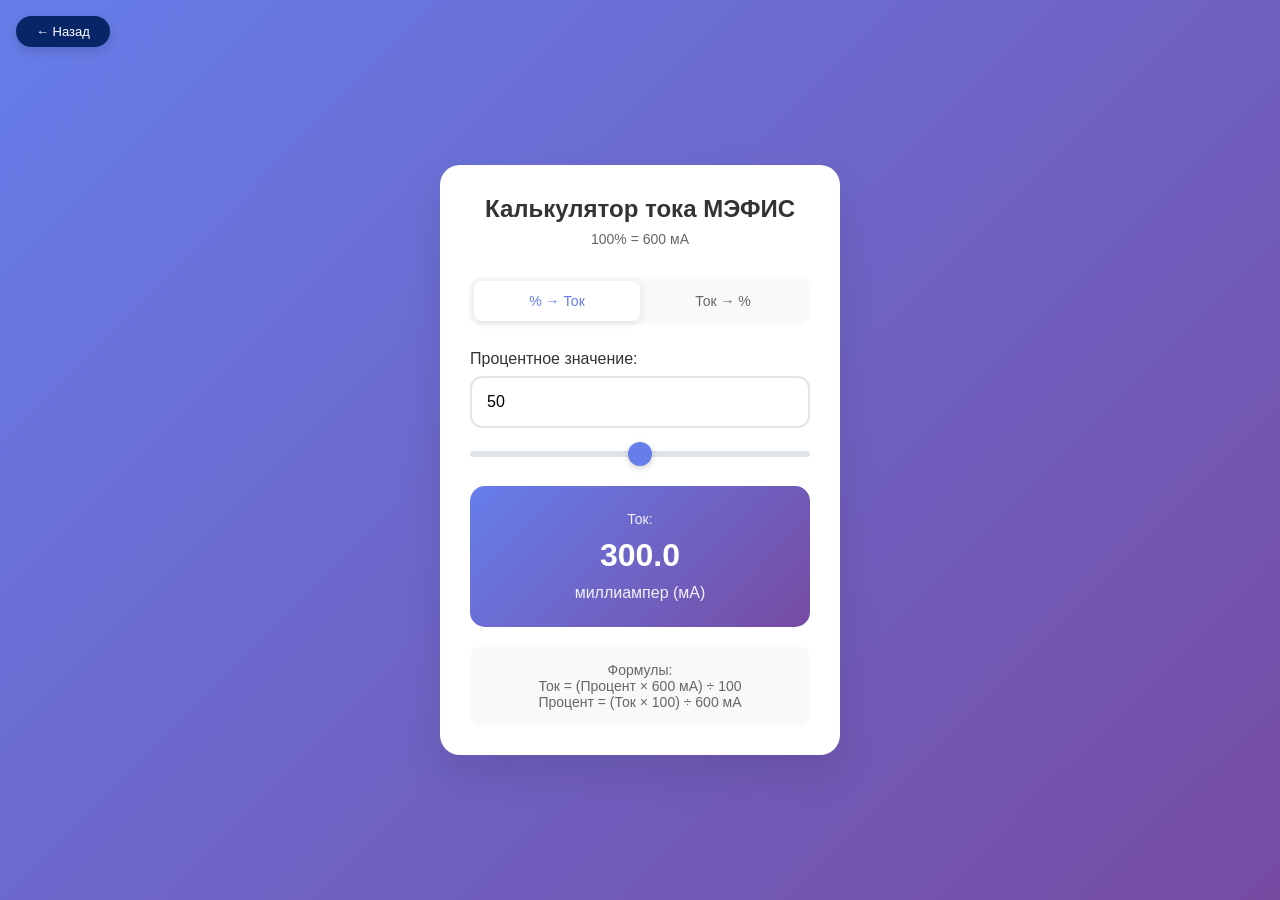
<file: T_MEFIS.html>
<!DOCTYPE html>
<html lang="ru">
<head>
    <meta charset="UTF-8">
    <meta name="viewport" content="width=device-width, initial-scale=1.0">
    <title>Калькулятор Тока МЭФИС</title>
    <style>
        * {
            margin: 0;
            padding: 0;
            box-sizing: border-box;
        }

        body {
            font-family: -apple-system, BlinkMacSystemFont, 'Segoe UI', Roboto, Oxygen, Ubuntu, Cantarell, sans-serif;
            background: linear-gradient(135deg, #667eea 0%, #764ba2 100%);
            min-height: 100vh;
            display: flex;
            justify-content: center;
            align-items: center;
            padding: 20px;
            position: relative;
        }

        /* Кнопка "Назад" - фиксирована в левом верхнем углу */
        .back-button {
            position: fixed;
            top: 16px;
            left: 16px;
            background: #082667;
            border: none;
            color: #fff;
            padding: 8px 20px;
            border-radius: 20px;
            font-size: 13px;
            cursor: pointer;
            z-index: 1000;
            transition: background 0.3s ease, transform 0.2s ease;
            box-shadow: 0 4px 12px rgba(0, 0, 0, 0.15);
        }

        .back-button:hover {
            background: #0a3080;
            transform: translateY(-1px);
        }

        .back-button:active {
            transform: translateY(0);
        }

        .calculator {
            background: white;
            border-radius: 20px;
            padding: 30px;
            box-shadow: 0 20px 40px rgba(0, 0, 0, 0.1);
            width: 100%;
            max-width: 400px;
            margin-top: 20px; /* Отступ для кнопки на мобильных */
        }

        .header {
            text-align: center;
            margin-bottom: 30px;
        }

        .header h1 {
            color: #333;
            font-size: 24px;
            margin-bottom: 8px;
        }

        .header p {
            color: #666;
            font-size: 14px;
        }

        .tabs {
            display: flex;
            background: #f8f9fa;
            border-radius: 12px;
            padding: 4px;
            margin-bottom: 25px;
        }

        .tab {
            flex: 1;
            padding: 12px;
            text-align: center;
            border: none;
            background: transparent;
            border-radius: 8px;
            font-size: 14px;
            font-weight: 500;
            cursor: pointer;
            transition: all 0.3s ease;
            color: #666;
        }

        .tab.active {
            background: white;
            color: #667eea;
            box-shadow: 0 2px 8px rgba(0, 0, 0, 0.1);
        }

        .input-group {
            margin-bottom: 25px;
        }

        label {
            display: block;
            margin-bottom: 8px;
            color: #333;
            font-weight: 500;
        }

        .input-field {
            width: 100%;
            padding: 15px;
            border: 2px solid #e1e5e9;
            border-radius: 12px;
            font-size: 16px;
            transition: all 0.3s ease;
            outline: none;
        }

        .input-field:focus {
            border-color: #667eea;
            box-shadow: 0 0 0 3px rgba(102, 126, 234, 0.1);
        }

        .slider-container {
            margin-top: 15px;
        }

        .slider {
            width: 100%;
            height: 6px;
            border-radius: 3px;
            background: #e1e5e9;
            outline: none;
            -webkit-appearance: none;
        }

        .slider::-webkit-slider-thumb {
            -webkit-appearance: none;
            width: 24px;
            height: 24px;
            border-radius: 50%;
            background: #667eea;
            cursor: pointer;
            box-shadow: 0 2px 6px rgba(0, 0, 0, 0.2);
        }

        .slider::-moz-range-thumb {
            width: 24px;
            height: 24px;
            border-radius: 50%;
            background: #667eea;
            cursor: pointer;
            border: none;
            box-shadow: 0 2px 6px rgba(0, 0, 0, 0.2);
        }

        .result {
            background: linear-gradient(135deg, #667eea 0%, #764ba2 100%);
            color: white;
            padding: 25px;
            border-radius: 15px;
            text-align: center;
            margin-top: 20px;
        }

        .result-label {
            font-size: 14px;
            opacity: 0.9;
        }

        .result-value {
            font-size: 32px;
            font-weight: bold;
            margin: 10px 0;
        }

        .result-unit {
            font-size: 16px;
            opacity: 0.9;
        }

        .specification {
            margin-top: 20px;
            padding: 15px;
            background: #f8f9fa;
            border-radius: 10px;
            text-align: center;
            font-size: 14px;
            color: #666;
        }

        .tab-content {
            display: none;
        }

        .tab-content.active {
            display: block;
        }

        @media (max-width: 480px) {
            .calculator {
                padding: 20px;
                margin-top: 50px; /* Больший отступ на мобильных */
            }
            
            .header h1 {
                font-size: 20px;
            }
            
            .result-value {
                font-size: 28px;
            }
            
            .tab {
                padding: 10px;
                font-size: 13px;
            }
            
            .back-button {
                top: 12px;
                left: 12px;
                padding: 6px 16px;
                font-size: 12px;
            }
        }
    </style>
</head>
<body>
    <!-- Кнопка назад - вынесена из .calculator, фиксирована -->
    <button class="back-button" onclick="window.location.href='index.html'">← Назад</button>

    <div class="calculator">
        <div class="header">
            <h1>Калькулятор тока МЭФИС</h1>
            <p>100% = 600 мА</p>
        </div>

        <div class="tabs">
            <button class="tab active" data-tab="percentage-to-current">% → Ток</button>
            <button class="tab" data-tab="current-to-percentage">Ток → %</button>
        </div>

        <!-- Процент → Ток -->
        <div class="tab-content active" id="percentage-to-current">
            <div class="input-group">
                <label for="percentage">Процентное значение:</label>
                <input 
                    type="number" 
                    id="percentage" 
                    class="input-field" 
                    min="0" 
                    max="100" 
                    value="50"
                    placeholder="Введите процент от 0 до 100"
                >
                <div class="slider-container">
                    <input 
                        type="range" 
                        id="percentageSlider" 
                        class="slider" 
                        min="0" 
                        max="100" 
                        value="50"
                    >
                </div>
            </div>

            <div class="result">
                <div class="result-label">Ток:</div>
                <div class="result-value" id="currentValue">300.0</div>
                <div class="result-unit">миллиампер (мА)</div>
            </div>
        </div>

        <!-- Ток → Процент -->
        <div class="tab-content" id="current-to-percentage">
            <div class="input-group">
                <label for="current">Значение тока:</label>
                <input 
                    type="number" 
                    id="current" 
                    class="input-field" 
                    min="0" 
                    max="600" 
                    value="300"
                    placeholder="Введите ток от 0 до 600 мА"
                    step="0.1"
                >
                <div class="slider-container">
                    <input 
                        type="range" 
                        id="currentSlider" 
                        class="slider" 
                        min="0" 
                        max="600" 
                        value="300"
                        step="1"
                    >
                </div>
            </div>

            <div class="result">
                <div class="result-label">Процент:</div>
                <div class="result-value" id="percentageValue">50.0</div>
                <div class="result-unit">процент (%)</div>
            </div>
        </div>

        <div class="specification">
            <div>Формулы:</div>
            <div>Ток = (Процент × 600 мА) ÷ 100</div>
            <div>Процент = (Ток × 100) ÷ 600 мА</div>
        </div>
    </div>

    <script>
        // Элементы для вкладки "Процент → Ток"
        const percentageInput = document.getElementById('percentage');
        const percentageSlider = document.getElementById('percentageSlider');
        const currentValue = document.getElementById('currentValue');

        // Элементы для вкладки "Ток → Процент"
        const currentInput = document.getElementById('current');
        const currentSlider = document.getElementById('currentSlider');
        const percentageValue = document.getElementById('percentageValue');

        // Элементы вкладок
        const tabs = document.querySelectorAll('.tab');
        const tabContents = document.querySelectorAll('.tab-content');

        // Функции расчета
        function calculateCurrent(percentage) {
            return (percentage * 600) / 100;
        }

        function calculatePercentage(current) {
            return (current * 100) / 600;
        }

        // Обновление результатов для вкладки "Процент → Ток"
        function updateCurrentResult(percentage) {
            const current = calculateCurrent(percentage);
            currentValue.textContent = current.toFixed(1);
        }

        // Обновление результатов для вкладки "Ток → Процент"
        function updatePercentageResult(current) {
            const percentage = calculatePercentage(current);
            percentageValue.textContent = percentage.toFixed(1);
        }

        // Синхронизация элементов для вкладки "Процент → Ток"
        function syncPercentageInputs(value) {
            const percentage = Math.min(100, Math.max(0, parseFloat(value) || 0));
            percentageInput.value = percentage;
            percentageSlider.value = percentage;
            updateCurrentResult(percentage);
        }

        // Синхронизация элементов для вкладки "Ток → Процент"
        function syncCurrentInputs(value) {
            const current = Math.min(600, Math.max(0, parseFloat(value) || 0));
            currentInput.value = current;
            currentSlider.value = current;
            updatePercentageResult(current);
        }

        // Обработчики для вкладки "Процент → Ток"
        percentageInput.addEventListener('input', function() {
            syncPercentageInputs(this.value);
        });

        percentageSlider.addEventListener('input', function() {
            syncPercentageInputs(this.value);
        });

        // Обработчики для вкладки "Ток → Процент"
        currentInput.addEventListener('input', function() {
            syncCurrentInputs(this.value);
        });

        currentSlider.addEventListener('input', function() {
            syncCurrentInputs(this.value);
        });

        // Переключение вкладок
        tabs.forEach(tab => {
            tab.addEventListener('click', function() {
                const tabId = this.getAttribute('data-tab');
                
                // Убираем активный класс у всех вкладок и контента
                tabs.forEach(t => t.classList.remove('active'));
                tabContents.forEach(content => content.classList.remove('active'));
                
                // Добавляем активный класс текущей вкладке и контенту
                this.classList.add('active');
                document.getElementById(tabId).classList.add('active');
            });
        });

        // Инициализация
        updateCurrentResult(50);
        updatePercentageResult(300);
    </script>
</body>
</html>
</file>
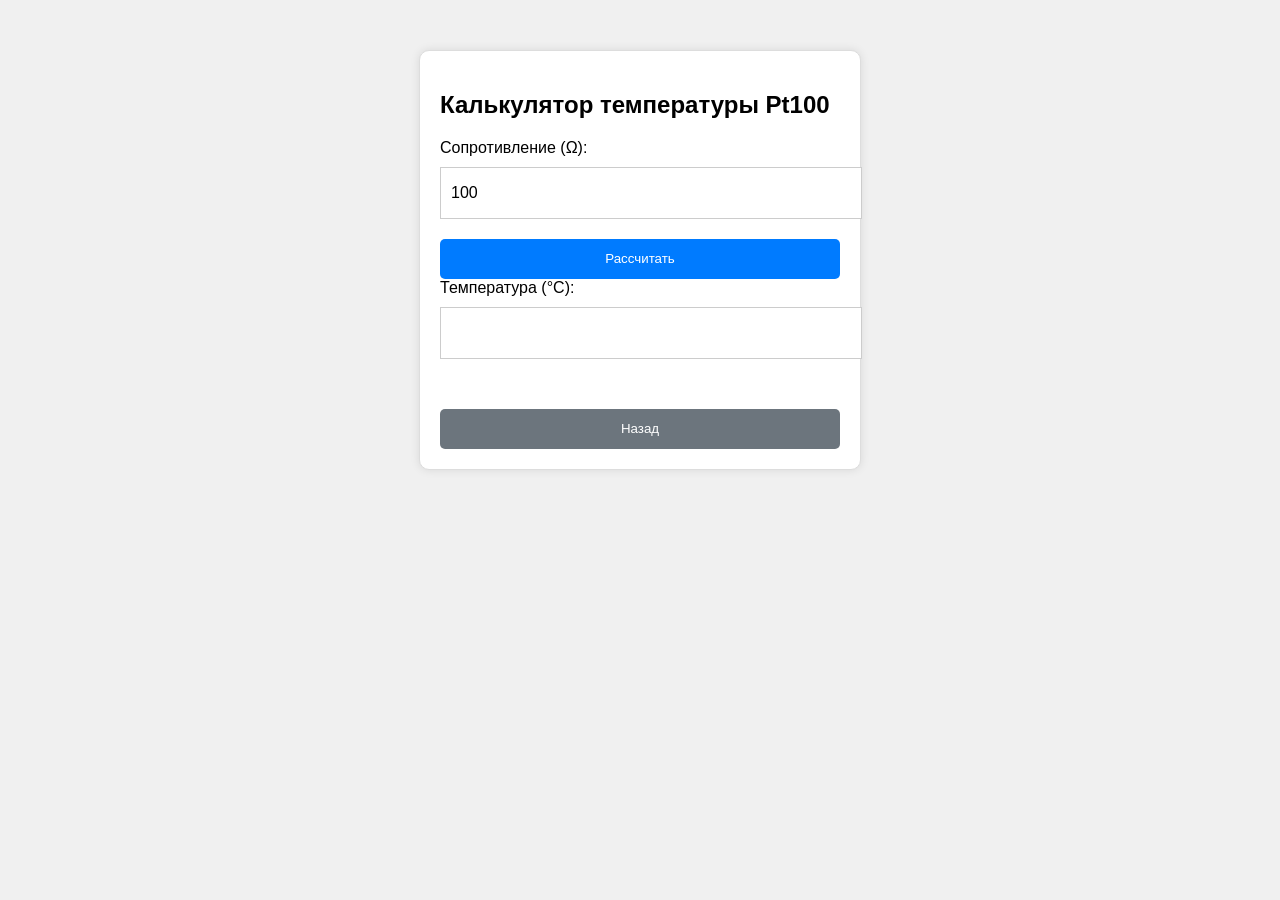
<file: Tp-100.html>
<!DOCTYPE html>
<html lang="ru">
<head>
    <meta charset="UTF-8">
    <title>Калькулятор температуры Pt100</title>
    <style>
        body {
            font-family: Arial, sans-serif;
            background-color: #f0f0f0;
        }
        .calculator {
            width: 400px;
            margin: 50px auto;
            padding: 20px;
            background-color: #fff;
            border: 1px solid #ddd;
            border-radius: 10px;
            box-shadow: 0 0 10px rgba(0,0,0,0.1);
        }
        label {
            display: block;
            margin-bottom: 10px;
        }
        input[type="number"] {
            width: 100%;
            height: 30px;
            margin-bottom: 20px;
            padding: 10px;
            font-size: 16px;
            border: 1px solid #ccc;
        }
        button {
            width: 100%;
            height: 40px;
            background-color: #007bff;
            color: #fff;
            border: none;
            border-radius: 5px;
            cursor: pointer;
        }
        button:hover {
            background-color: #0069d9;
        }
        #result {
            font-size: 18px;
            font-weight: bold;
            margin-top: 20px;
        }
    </style>
</head>
<body>
    <div class="calculator">
        <h2>Калькулятор температуры Pt100</h2>
        <label for="resistance">Сопротивление (Ω):</label>
        <input type="number" id="resistance" value="100">
        <button onclick="calculateTemperature()">Рассчитать</button>
        <label for="temperature">Температура (°C):</label>
        <input type="number" id="temperature" readonly>
        <div id="result"></div>
        <button onclick="goBack()" style="margin-top:10px; background-color:#6c757d;">Назад</button>
    </div>

    <script>
        function calculateTemperature() {
            let resistance = parseFloat(document.getElementById('resistance').value);
            let temperature = (resistance - 100) / 0.385; // Примерная формула для Pt100
            document.getElementById('temperature').value = temperature.toFixed(2);
            document.getElementById('result').innerText = `Рассчитанная температура: ${temperature.toFixed(2)} °C`;
        }
        
        function goBack() {
            history.back();
        }
    </script>
</body>
</html>
</file>
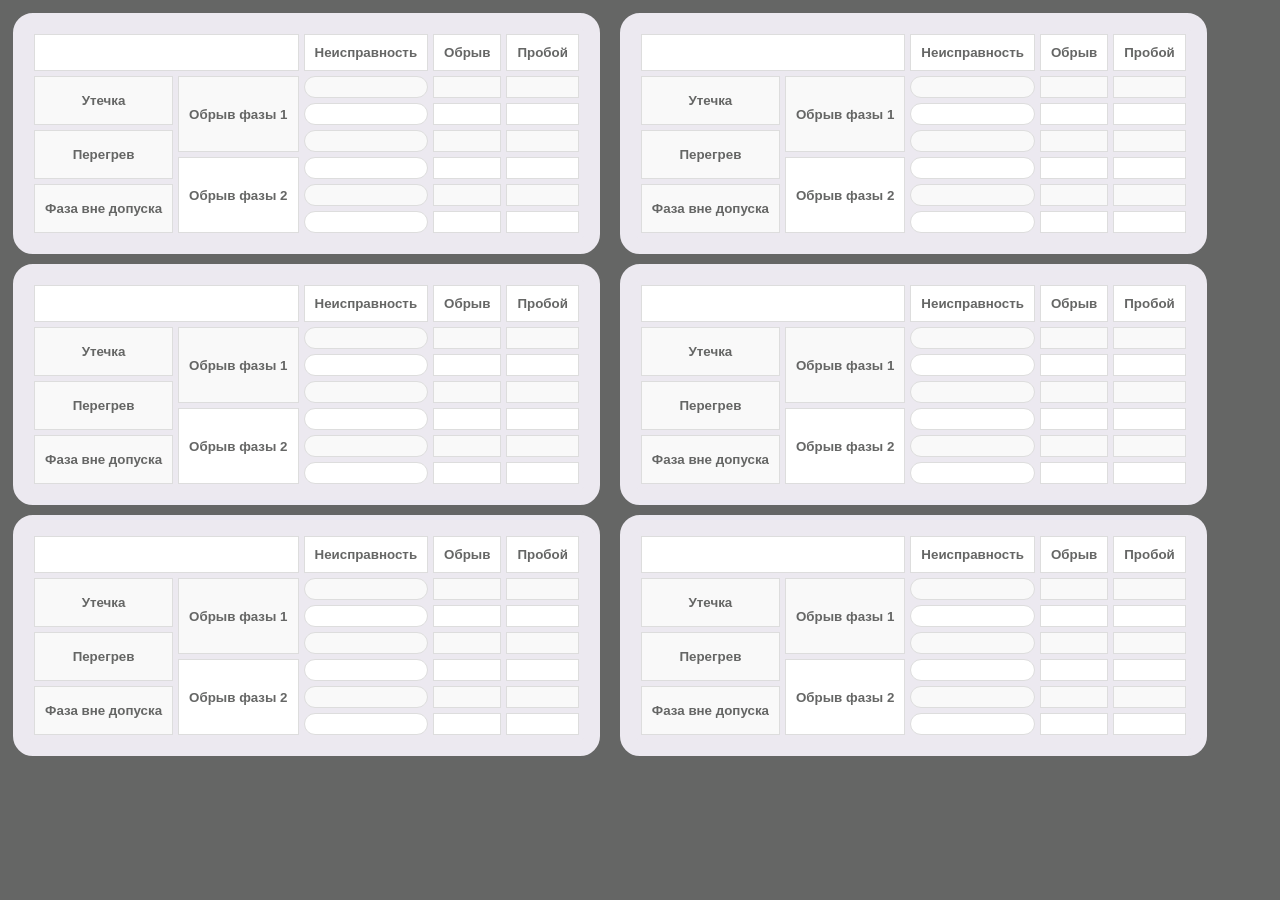
<file: ONIKS/st_36.html>
<!DOCTYPE html>
<html>
<head>
<meta charset="UTF-8">
<!-- <meta http-equiv="Cache-Control" content="no-cache, no-store, must-revalidate"> -->
<meta name="viewport" content="width=device-width, initial-scale=1.0">
<link rel="stylesheet" href="style.css">
</head>
<body>

<div id = "div_1">
<table id = "tb1">
  <tbody>
    <tr>
      <td colspan="2"></td>
      <td>Неисправность</td>
      <td>Обрыв</td>
      <td>Пробой</td>
    </tr>
    <tr>
      <td id = "tb1_LK" rowspan="2">Утечка</td>
      <td id = "tb1_LP1" rowspan="3">Обрыв фазы 1</td>
      <td id = "tb1_FH1" class="heaters"></td>
      <td id = "tb1_IR1"></td>
      <td id = "tb1_BD1"></td>
    </tr>
    <tr>
      <td id = "tb1_FH2" class="heaters"></td>
      <td id = "tb1_IR2"></td>
      <td id = "tb1_BD2"></td>
    </tr>
    <tr>
      <td id = "tb1_OH" rowspan="2">Перегрев</td>
      <td id = "tb1_FH3" class="heaters"></td>
      <td id = "tb1_IR3"></td>
      <td id = "tb1_BD3"></td>
    </tr>
    <tr>
      <td id = "tb1_LP2"rowspan="3">Обрыв фазы 2</td>
      <td id = "tb1_FH4" class="heaters"></td>
      <td id = "tb1_IR4"></td>
      <td id = "tb1_BD4"></td>
    </tr>
    <tr>
      <td id = "tb1_PnA" rowspan="2">Фаза вне допуска</td>
      <td id = "tb1_FH5" class="heaters"></td>
      <td id = "tb1_IR5"></td>
      <td id = "tb1_BD5"></td>
    </tr>
    <tr>
      <td id = "tb1_FH6" class="heaters"></td>
      <td id = "tb1_IR6"></td>
      <td id = "tb1_BD6"></td>
    </tr>
  </tbody>
</table>
<table id = "tb4">
  <tbody>
    <tr>
      <td colspan="2"></td>
      <td>Неисправность</td>
      <td>Обрыв</td>
      <td>Пробой</td>
    </tr>
    <tr>
      <td id = "tb4_LK" rowspan="2">Утечка</td>
      <td id = "tb4_LP1" rowspan="3">Обрыв фазы 1</td>
      <td id = "tb4_FH1" class="heaters"></td>
      <td id = "tb4_IR1"></td>
      <td id = "tb4_BD1"></td>
    </tr>
    <tr>
      <td id = "tb4_FH2" class="heaters"></td>
      <td id = "tb4_IR2"></td>
      <td id = "tb4_BD2"></td>
    </tr>
    <tr>
      <td id = "tb4_OH" rowspan="2">Перегрев</td>
      <td id = "tb4_FH3" class="heaters"></td>
      <td id = "tb4_IR3"></td>
      <td id = "tb4_BD3"></td>
    </tr>
    <tr>
      <td id = "tb4_LP2"rowspan="3">Обрыв фазы 2</td>
      <td id = "tb4_FH4" class="heaters"></td>
      <td id = "tb4_IR4"></td>
      <td id = "tb4_BD4"></td>
    </tr>
    <tr>
      <td id = "tb4_PnA" rowspan="2">Фаза вне допуска</td>
      <td id = "tb4_FH5" class="heaters"></td>
      <td id = "tb4_IR5"></td>
      <td id = "tb4_BD5"></td>
    </tr>
    <tr>
      <td id = "tb4_FH6" class="heaters"></td>
      <td id = "tb4_IR6"></td>
      <td id = "tb4_BD6"></td>
    </tr>
  </tbody>
</table>
</div>

<br>

<div id = "div_2">
<table id = "tb2">
  <tbody>
    <tr>
      <td colspan="2"></td>
      <td>Неисправность</td>
      <td>Обрыв</td>
      <td>Пробой</td>
    </tr>
    <tr>
      <td id = "tb2_LK" rowspan="2">Утечка</td>
      <td id = "tb2_LP1" rowspan="3">Обрыв фазы 1</td>
      <td id = "tb2_FH1" class="heaters"></td>
      <td id = "tb2_IR1"></td>
      <td id = "tb2_BD1"></td>
    </tr>
    <tr>
      <td id = "tb2_FH2" class="heaters"></td>
      <td id = "tb2_IR2"></td>
      <td id = "tb2_BD2"></td>
    </tr>
    <tr>
      <td id = "tb2_OH" rowspan="2">Перегрев</td>
      <td id = "tb2_FH3" class="heaters"></td>
      <td id = "tb2_IR3"></td>
      <td id = "tb2_BD3"></td>
    </tr>
    <tr>
      <td id = "tb2_LP2"rowspan="3">Обрыв фазы 2</td>
      <td id = "tb2_FH4" class="heaters"></td>
      <td id = "tb2_IR4"></td>
      <td id = "tb2_BD4"></td>
    </tr>
    <tr>
      <td id = "tb2_PnA" rowspan="2">Фаза вне допуска</td>
      <td id = "tb2_FH5" class="heaters"></td>
      <td id = "tb2_IR5"></td>
      <td id = "tb2_BD5"></td>
    </tr>
    <tr>
      <td id = "tb2_FH6" class="heaters"></td>
      <td id = "tb2_IR6"></td>
      <td id = "tb2_BD6"></td>
    </tr>
  </tbody>
</table>
<table id = "tb5">
  <tbody>
    <tr>
      <td colspan="2"></td>
      <td>Неисправность</td>
      <td>Обрыв</td>
      <td>Пробой</td>
    </tr>
    <tr>
      <td id = "tb5_LK" rowspan="2">Утечка</td>
      <td id = "tb5_LP1" rowspan="3">Обрыв фазы 1</td>
      <td id = "tb5_FH1" class="heaters"></td>
      <td id = "tb5_IR1"></td>
      <td id = "tb5_BD1"></td>
    </tr>
    <tr>
      <td id = "tb5_FH2" class="heaters"></td>
      <td id = "tb5_IR2"></td>
      <td id = "tb5_BD2"></td>
    </tr>
    <tr>
      <td id = "tb5_OH" rowspan="2">Перегрев</td>
      <td id = "tb5_FH3" class="heaters"></td>
      <td id = "tb5_IR3"></td>
      <td id = "tb5_BD3"></td>
    </tr>
    <tr>
      <td id = "tb5_LP2"rowspan="3">Обрыв фазы 2</td>
      <td id = "tb5_FH4" class="heaters"></td>
      <td id = "tb5_IR4"></td>
      <td id = "tb5_BD4"></td>
    </tr>
    <tr>
      <td id = "tb5_PnA" rowspan="2">Фаза вне допуска</td>
      <td id = "tb5_FH5" class="heaters"></td>
      <td id = "tb5_IR5"></td>
      <td id = "tb5_BD5"></td>
    </tr>
    <tr>
      <td id = "tb5_FH6" class="heaters"></td>
      <td id = "tb5_IR6"></td>
      <td id = "tb5_BD6"></td>
    </tr>
  </tbody>
</table>
</div>

<br>

<div id = "div_3">
<table id = "tb3">
  <tbody>
    <tr>
      <td colspan="2"></td>
      <td>Неисправность</td>
      <td>Обрыв</td>
      <td>Пробой</td>
    </tr>
    <tr>
      <td id = "tb3_LK" rowspan="2">Утечка</td>
      <td id = "tb3_LP1" rowspan="3">Обрыв фазы 1</td>
      <td id = "tb3_FH1" class="heaters"></td>
      <td id = "tb3_IR1"></td>
      <td id = "tb3_BD1"></td>
    </tr>
    <tr>
      <td id = "tb3_FH2" class="heaters"></td>
      <td id = "tb3_IR2"></td>
      <td id = "tb3_BD2"></td>
    </tr>
    <tr>
      <td id = "tb3_OH" rowspan="2">Перегрев</td>
      <td id = "tb3_FH3" class="heaters"></td>
      <td id = "tb3_IR3"></td>
      <td id = "tb3_BD3"></td>
    </tr>
    <tr>
      <td id = "tb3_LP2"rowspan="3">Обрыв фазы 2</td>
      <td id = "tb3_FH4" class="heaters"></td>
      <td id = "tb3_IR4"></td>
      <td id = "tb3_BD4"></td>
    </tr>
    <tr>
      <td id = "tb3_PnA" rowspan="2">Фаза вне допуска</td>
      <td id = "tb3_FH5" class="heaters"></td>
      <td id = "tb3_IR5"></td>
      <td id = "tb3_BD5"></td>
    </tr>
    <tr>
      <td id = "tb3_FH6" class="heaters"></td>
      <td id = "tb3_IR6"></td>
      <td id = "tb3_BD6"></td>
    </tr>
  </tbody>
</table>
<table id = "tb6">
  <tbody>
    <tr>
      <td colspan="2"></td>
      <td>Неисправность</td>
      <td>Обрыв</td>
      <td>Пробой</td>
    </tr>
    <tr>
      <td id = "tb6_LK" rowspan="2">Утечка</td>
      <td id = "tb6_LP1" rowspan="3">Обрыв фазы 1</td>
      <td id = "tb6_FH1" class="heaters"></td>
      <td id = "tb6_IR1"></td>
      <td id = "tb6_BD1"></td>
    </tr>
    <tr>
      <td id = "tb6_FH2" class="heaters"></td>
      <td id = "tb6_IR2"></td>
      <td id = "tb6_BD2"></td>
    </tr>
    <tr>
      <td id = "tb6_OH" rowspan="2">Перегрев</td>
      <td id = "tb6_FH3" class="heaters"></td>
      <td id = "tb6_IR3"></td>
      <td id = "tb6_BD3"></td>
    </tr>
    <tr>
      <td id = "tb6_LP2"rowspan="3">Обрыв фазы 2</td>
      <td id = "tb6_FH4" class="heaters"></td>
      <td id = "tb6_IR4"></td>
      <td id = "tb6_BD4"></td>
    </tr>
    <tr>
      <td id = "tb6_PnA" rowspan="2">Фаза вне допуска</td>
      <td id = "tb6_FH5" class="heaters"></td>
      <td id = "tb6_IR5"></td>
      <td id = "tb6_BD5"></td>
    </tr>
    <tr>
      <td id = "tb6_FH6" class="heaters"></td>
      <td id = "tb6_IR6"></td>
      <td id = "tb6_BD6"></td>
    </tr>
  </tbody>
</table>
</div>
<script src="json_data.js"></script>
<script src="load_36.js"></script>
</body>
</html>
</file>
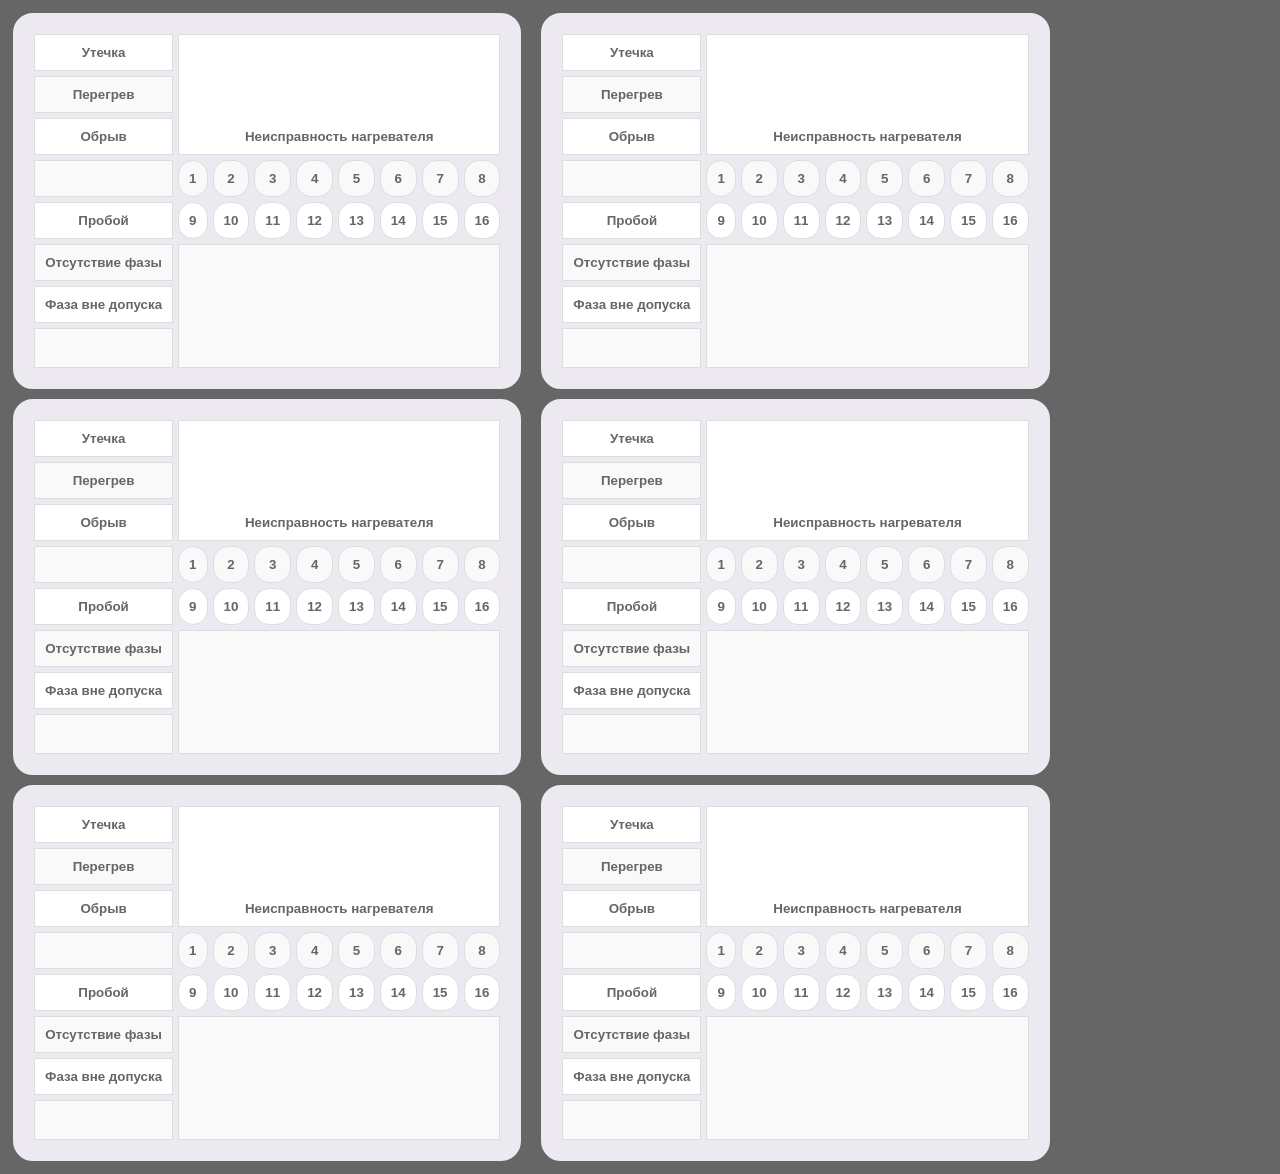
<file: ONIKS/st_6.html>
<!DOCTYPE html>
<html>
<head>
<meta charset="UTF-8">
<meta http-equiv="Cache-Control" content="no-cache, no-store, must-revalidate">
<link rel="stylesheet" href="style.css">
</head>
<body>

<div id="div_1">
<table id="tb1">

    <tr>
      <td id="tb1_LK">Утечка</td>
      <td colspan="8" rowspan="3" style = "vertical-align: bottom">Неисправность нагревателя</td>
    </tr>
    <tr>
      
      <td id="tb1_OH">Перегрев</td>
    </tr>
    <tr>
      <td id="tb1_IR">Обрыв</td>
    </tr>
    <tr>
      <td id="tb1_NA1"></td>
      <td id="tb1_FH1" class="heaters">1</td>
      <td id="tb1_FH2" class="heaters">2</td>
      <td id="tb1_FH3" class="heaters">3</td>
      <td id="tb1_FH4" class="heaters">4</td>
      <td id="tb1_FH5" class="heaters">5</td>
      <td id="tb1_FH6" class="heaters">6</td>
      <td id="tb1_FH7" class="heaters">7</td>
      <td id="tb1_FH8" class="heaters">8</td>
    </tr>
    <tr>
      <td id="tb1_BD">Пробой</td>
      <td id="tb1_FH9" class="heaters">9</td>
      <td id="tb1_FH10" class="heaters">10</td>
      <td id="tb1_FH11" class="heaters">11</td>
      <td id="tb1_FH12" class="heaters">12</td>
      <td id="tb1_FH13" class="heaters">13</td>
      <td id="tb1_FH14" class="heaters">14</td>
      <td id="tb1_FH15" class="heaters">15</td>
      <td id="tb1_FH16" class="heaters">16</td>
    </tr>
    <tr>
      <td id="tb1_LP">Отсутствие фазы</td>
      <td id="heater_1" colspan="8" rowspan="3" class="name_zone"><h1></h1></td>
    </tr>
    <tr>
      <td id="tb1_PnA">Фаза вне допуска</td>
    </tr>
    <tr>
      <td id="tb1_NA2" style = "height: 18px"></td>
    </tr>
</table>
<table id="tb4">
    <tr>
      <td id="tb4_LK">Утечка</td>
      <td colspan="8" rowspan="3" style = "vertical-align: bottom">Неисправность нагревателя</td>
    </tr>
    <tr>
      
      <td id="tb4_OH">Перегрев</td>
    </tr>
    <tr>
      <td id="tb4_IR">Обрыв</td>
    </tr>
    <tr>
      <td id="tb4_NA1"></td>
      <td id="tb4_FH1" class="heaters">1</td>
      <td id="tb4_FH2" class="heaters">2</td>
      <td id="tb4_FH3" class="heaters">3</td>
      <td id="tb4_FH4" class="heaters">4</td>
      <td id="tb4_FH5" class="heaters">5</td>
      <td id="tb4_FH6" class="heaters">6</td>
      <td id="tb4_FH7" class="heaters">7</td>
      <td id="tb4_FH8" class="heaters">8</td>
    </tr>
    <tr>
      <td id="tb4_BD">Пробой</td>
      <td id="tb4_FH9" class="heaters">9</td>
      <td id="tb4_FH10" class="heaters">10</td>
      <td id="tb4_FH11" class="heaters">11</td>
      <td id="tb4_FH12" class="heaters">12</td>
      <td id="tb4_FH13" class="heaters">13</td>
      <td id="tb4_FH14" class="heaters">14</td>
      <td id="tb4_FH15" class="heaters">15</td>
      <td id="tb4_FH16" class="heaters">16</td>
    </tr>
    <tr>
      <td id="tb4_LP">Отсутствие фазы</td>
      <td id="heater_4" colspan="8" rowspan="3" class="name_zone"><h1></h1></td>
    </tr>
    <tr>
      <td id="tb4_PnA">Фаза вне допуска</td>
    </tr>
    <tr>
      <td id="tb4_NA2" style = "height: 18px"></td>
    </tr>
</table>
</div>

<br>

<div id="div_2">
<table id="tb2">
    <tr>
      <td id="tb2_LK">Утечка</td>
      <td colspan="8" rowspan="3" style = "vertical-align: bottom">Неисправность нагревателя</td>
    </tr>
    <tr>
      
      <td id="tb2_OH">Перегрев</td>
    </tr>
    <tr>
      <td id="tb2_IR">Обрыв</td>
    </tr>
    <tr>
      <td id="tb2_NA1"></td>
      <td id="tb2_FH1" class="heaters">1</td>
      <td id="tb2_FH2" class="heaters">2</td>
      <td id="tb2_FH3" class="heaters">3</td>
      <td id="tb2_FH4" class="heaters">4</td>
      <td id="tb2_FH5" class="heaters">5</td>
      <td id="tb2_FH6" class="heaters">6</td>
      <td id="tb2_FH7" class="heaters">7</td>
      <td id="tb2_FH8" class="heaters">8</td>
    </tr>
    <tr>
      <td id="tb2_BD">Пробой</td>
      <td id="tb2_FH9" class="heaters">9</td>
      <td id="tb2_FH10" class="heaters">10</td>
      <td id="tb2_FH11" class="heaters">11</td>
      <td id="tb2_FH12" class="heaters">12</td>
      <td id="tb2_FH13" class="heaters">13</td>
      <td id="tb2_FH14" class="heaters">14</td>
      <td id="tb2_FH15" class="heaters">15</td>
      <td id="tb2_FH16" class="heaters">16</td>
    </tr>
    <tr>
      <td id="tb2_LP">Отсутствие фазы</td>
      <td id="heater_2" colspan="8" rowspan="3" class="name_zone"><h1></h1></td>
    </tr>
    <tr>
      <td id="tb2_PnA">Фаза вне допуска</td>
    </tr>
    <tr>
      <td id="tb2_NA2" style = "height: 18px"></td>
    </tr>
</table>
<table id="tb5">
    <tr>
      <td id="tb5_LK">Утечка</td>
      <td colspan="8" rowspan="3" style = "vertical-align: bottom">Неисправность нагревателя</td>
    </tr>
    <tr>
      
      <td id="tb5_OH">Перегрев</td>
    </tr>
    <tr>
      <td id="tb5_IR">Обрыв</td>
    </tr>
    <tr>
      <td id="tb5_NA1"></td>
      <td id="tb5_FH1" class="heaters">1</td>
      <td id="tb5_FH2" class="heaters">2</td>
      <td id="tb5_FH3" class="heaters">3</td>
      <td id="tb5_FH4" class="heaters">4</td>
      <td id="tb5_FH5" class="heaters">5</td>
      <td id="tb5_FH6" class="heaters">6</td>
      <td id="tb5_FH7" class="heaters">7</td>
      <td id="tb5_FH8" class="heaters">8</td>
    </tr>
    <tr>
      <td id="tb5_BD">Пробой</td>
      <td id="tb5_FH9" class="heaters">9</td>
      <td id="tb5_FH10" class="heaters">10</td>
      <td id="tb5_FH11" class="heaters">11</td>
      <td id="tb5_FH12" class="heaters">12</td>
      <td id="tb5_FH13" class="heaters">13</td>
      <td id="tb5_FH14" class="heaters">14</td>
      <td id="tb5_FH15" class="heaters">15</td>
      <td id="tb5_FH16" class="heaters">16</td>
    </tr>
    <tr>
      <td id="tb5_LP">Отсутствие фазы</td>
      <td id="heater_5" colspan="8" rowspan="3" class="name_zone"><h1></h1></td>
    </tr>
    <tr>
      <td id="tb5_PnA">Фаза вне допуска</td>
    </tr>
    <tr>
      <td id="tb5_NA2" style = "height: 18px"></td>
    </tr>
</table>
</div>

<br>

<div id="div_3">
<table id="tb3">
    <tr>
      <td id="tb3_LK">Утечка</td>
      <td colspan="8" rowspan="3" style = "vertical-align: bottom">Неисправность нагревателя</td>
    </tr>
    <tr>
      
      <td id="tb3_OH">Перегрев</td>
    </tr>
    <tr>
      <td id="tb3_IR">Обрыв</td>
    </tr>
    <tr>
      <td id="tb3_NA1"></td>
      <td id="tb3_FH1" class="heaters">1</td>
      <td id="tb3_FH2" class="heaters">2</td>
      <td id="tb3_FH3" class="heaters">3</td>
      <td id="tb3_FH4" class="heaters">4</td>
      <td id="tb3_FH5" class="heaters">5</td>
      <td id="tb3_FH6" class="heaters">6</td>
      <td id="tb3_FH7" class="heaters">7</td>
      <td id="tb3_FH8" class="heaters">8</td>
    </tr>
    <tr>
      <td id="tb3_BD">Пробой</td>
      <td id="tb3_FH9" class="heaters">9</td>
      <td id="tb3_FH10" class="heaters">10</td>
      <td id="tb3_FH11" class="heaters">11</td>
      <td id="tb3_FH12" class="heaters">12</td>
      <td id="tb3_FH13" class="heaters">13</td>
      <td id="tb3_FH14" class="heaters">14</td>
      <td id="tb3_FH15" class="heaters">15</td>
      <td id="tb3_FH16" class="heaters">16</td>  
    </tr>
    <tr>
      <td id="tb3_LP">Отсутствие фазы</td>
      <td id="heater_3" colspan="8" rowspan="3" class="name_zone"><h1></h1></td>
    </tr>
    <tr>
      <td id="tb3_PnA">Фаза вне допуска</td>
    </tr>
    <tr>
      <td id="tb3_NA2" style = "height: 18px"></td>
    </tr>
</table>
<table id="tb6">
    <tr>
      <td id="tb6_LK">Утечка</td>
      <td colspan="8" rowspan="3" style = "vertical-align: bottom">Неисправность нагревателя</td>
    </tr>
    <tr>
      
      <td id="tb6_OH">Перегрев</td>
    </tr>
    <tr>
      <td id="tb6_IR">Обрыв</td>
    </tr>
    <tr>
      <td id="tb6_NA1"></td>
      <td id="tb6_FH1" class="heaters">1</td>
      <td id="tb6_FH2" class="heaters">2</td>
      <td id="tb6_FH3" class="heaters">3</td>
      <td id="tb6_FH4" class="heaters">4</td>
      <td id="tb6_FH5" class="heaters">5</td>
      <td id="tb6_FH6" class="heaters">6</td>
      <td id="tb6_FH7" class="heaters">7</td>
      <td id="tb6_FH8" class="heaters">8</td>
    </tr>
    <tr>
      <td id="tb6_BD">Пробой</td>
      <td id="tb6_FH9" class="heaters">9</td>
      <td id="tb6_FH10" class="heaters">10</td>
      <td id="tb6_FH11" class="heaters">11</td>
      <td id="tb6_FH12" class="heaters">12</td>
      <td id="tb6_FH13" class="heaters">13</td>
      <td id="tb6_FH14" class="heaters">14</td>
      <td id="tb6_FH15" class="heaters">15</td>
      <td id="tb6_FH16" class="heaters">16</td>
    </tr>
    <tr>
      <td id="tb6_LP">Отсутствие фазы</td>
      <td id="heater_6" colspan="8" rowspan="3" class="name_zone"><h1></h1></td>
    </tr>
    <tr>
      <td id="tb6_PnA">Фаза вне допуска</td>
    </tr>
    <tr>
      <td id="tb6_NA2" style = "height: 18px"></td>
    </tr>
</table>
</div>
<!-- </center> -->
<script src="json_data.js"></script>
<script src="load_6.js"></script>
</body>
</html>
</file>
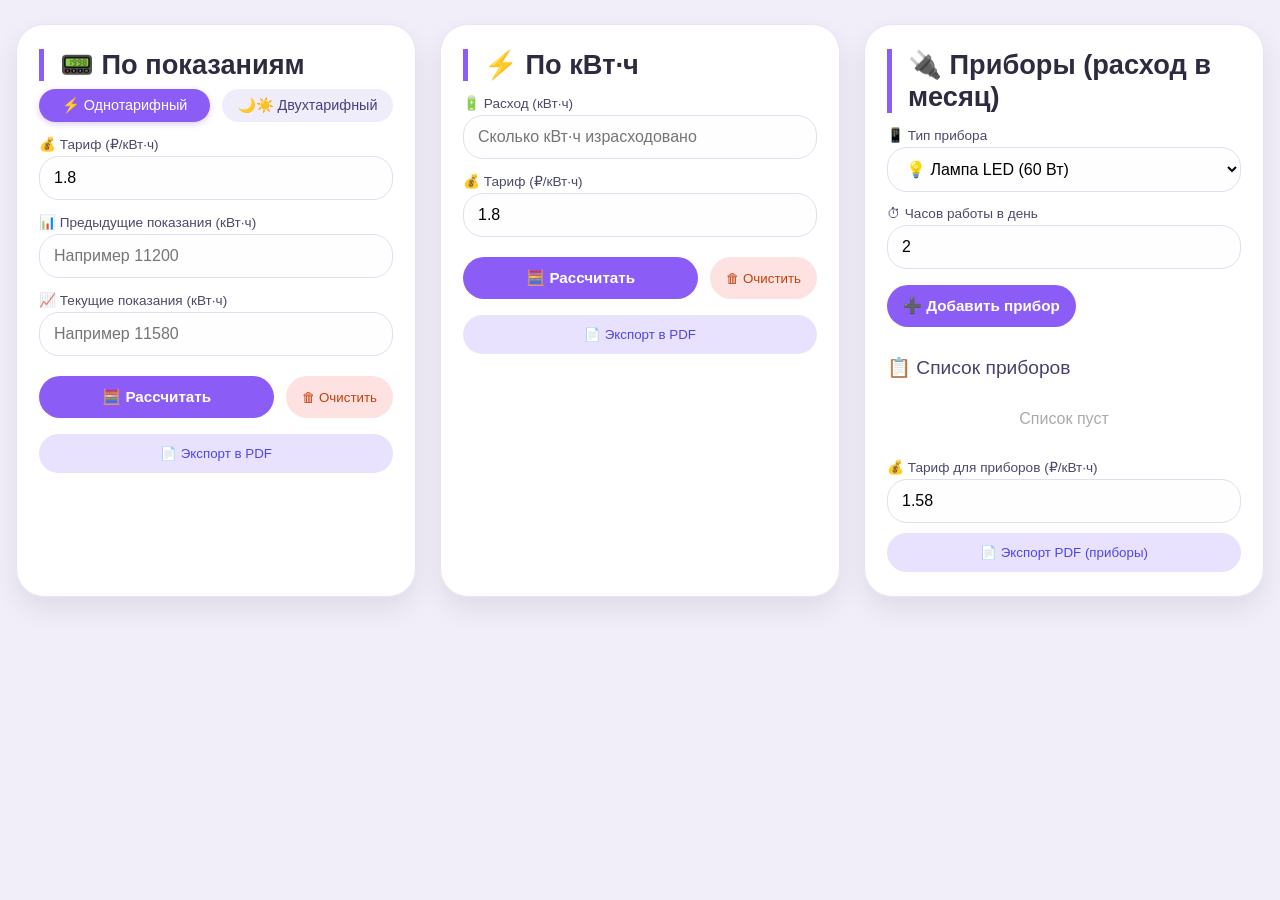
<file: virus/Kall_Energia.html>
<!DOCTYPE html>
<html lang="ru">
<head>
    <meta charset="UTF-8">
    <meta name="viewport" content="width=device-width, initial-scale=1.0, user-scalable=yes">
    <title>ЭлектроКальк | Расчёт электроэнергии</title>
    <style>
        * {
            box-sizing: border-box;
        }

        body {
            font-family: 'Segoe UI', Roboto, 'Helvetica Neue', sans-serif;
            background: #f1eef9;
            margin: 0;
            padding: 24px 16px;
        }

        .container {
            max-width: 1400px;
            margin: 0 auto;
            display: flex;
            flex-wrap: wrap;
            gap: 24px;
            justify-content: center;
        }

        .card {
            background: #ffffff;
            border-radius: 28px;
            box-shadow: 0 12px 28px rgba(0, 0, 0, 0.08);
            padding: 24px 22px;
            flex: 1;
            min-width: 320px;
            transition: all 0.2s;
            border: 1px solid #e9e2f5;
        }

        .card h2 {
            font-size: 1.7rem;
            font-weight: 600;
            margin-top: 0;
            margin-bottom: 0.5rem;
            color: #2d2b3f;
            display: flex;
            align-items: center;
            gap: 8px;
            border-left: 5px solid #8b5cf6;
            padding-left: 16px;
        }

        .card h3 {
            font-size: 1.2rem;
            font-weight: 500;
            color: #4b3f72;
            margin: 1.2rem 0 0.8rem 0;
        }

        .label-group {
            display: block;
            font-size: 0.85rem;
            font-weight: 500;
            color: #4a4a6a;
            margin-top: 14px;
            margin-bottom: 4px;
        }

        input, select {
            width: 100%;
            padding: 12px 14px;
            font-size: 1rem;
            border: 1.5px solid #e2ddf0;
            border-radius: 20px;
            background: #fefefe;
            transition: 0.2s;
            font-family: inherit;
        }

        input:focus, select:focus {
            outline: none;
            border-color: #8b5cf6;
            box-shadow: 0 0 0 3px rgba(139, 92, 246, 0.2);
        }

        .tariff-toggle {
            display: flex;
            gap: 12px;
            margin: 8px 0 12px 0;
        }

        .toggle-btn {
            flex: 1;
            background: #f0edfa;
            border: none;
            padding: 8px 12px;
            border-radius: 40px;
            font-weight: 500;
            cursor: pointer;
            color: #4a3f7c;
            transition: 0.2s;
            font-size: 0.9rem;
        }

        .toggle-btn.active {
            background: #8b5cf6;
            color: white;
            box-shadow: 0 2px 6px rgba(139, 92, 246, 0.3);
        }

        .double-inputs {
            background: #faf8ff;
            padding: 12px 12px 8px 12px;
            border-radius: 24px;
            margin-top: 10px;
        }

        .double-row {
            display: flex;
            gap: 12px;
            margin-bottom: 12px;
        }

        .double-row div {
            flex: 1;
        }

        .button-group {
            display: flex;
            gap: 12px;
            margin: 20px 0 10px;
            flex-wrap: wrap;
        }

        .btn-primary {
            background: #8b5cf6;
            color: white;
            border: none;
            padding: 12px 16px;
            border-radius: 40px;
            font-weight: 600;
            font-size: 0.95rem;
            cursor: pointer;
            transition: 0.2s;
            flex: 1;
        }

        .btn-primary:hover {
            background: #6d3ee5;
            transform: scale(0.98);
        }

        .btn-secondary {
            background: #e9e2ff;
            color: #4f46e5;
            border: none;
            padding: 12px 16px;
            border-radius: 40px;
            font-weight: 500;
            cursor: pointer;
            transition: 0.2s;
        }

        .btn-secondary:hover {
            background: #ddd2fc;
        }

        .btn-danger {
            background: #fee2e2;
            color: #c2410c;
        }

        .btn-danger:hover {
            background: #ffd6d6;
        }

        .result-box {
            background: #f7f3ff;
            border-radius: 24px;
            padding: 18px;
            margin-top: 20px;
            font-size: 0.95rem;
            border-left: 4px solid #8b5cf6;
            word-break: break-word;
        }

        .error {
            border-left-color: #f97316;
            background: #fff4ed;
            color: #b45309;
        }

        .periods-grid {
            display: flex;
            gap: 12px;
            margin-top: 15px;
            flex-wrap: wrap;
        }

        .period-box {
            background: white;
            flex: 1;
            text-align: center;
            padding: 12px 5px;
            border-radius: 20px;
            font-weight: 500;
            box-shadow: 0 1px 3px rgba(0,0,0,0.05);
            border: 1px solid #e9dfff;
        }

        .period-box span {
            display: block;
            font-size: 1.3rem;
            font-weight: 700;
            color: #8b5cf6;
            margin-top: 6px;
        }

        .device-item {
            display: flex;
            justify-content: space-between;
            align-items: center;
            background: #fefcff;
            padding: 12px 14px;
            border-radius: 20px;
            margin-bottom: 8px;
            border: 1px solid #ede6ff;
        }

        .device-item button {
            background: none;
            border: none;
            font-size: 1.4rem;
            cursor: pointer;
            color: #a855f7;
            font-weight: bold;
            padding: 0 8px;
        }

        .device-item button:hover {
            color: #dc2626;
        }

        .device-list {
            margin: 15px 0;
            max-height: 280px;
            overflow-y: auto;
        }

        .flex-row {
            display: flex;
            gap: 12px;
            align-items: center;
        }

        hr {
            margin: 20px 0;
            border-color: #ede6ff;
        }

        .small-note {
            font-size: 0.7rem;
            color: #8f8bb3;
            margin-top: 6px;
        }

        @media (max-width: 900px) {
            .container { flex-direction: column; }
            .card { width: 100%; }
        }
    </style>
</head>
<body>
<div class="container">
    <!-- КАРТОЧКА 1: ПО ПОКАЗАНИЯМ СЧЁТЧИКА -->
    <div class="card">
        <h2>📟 По показаниям</h2>
        <div class="tariff-toggle">
            <button id="singleBtn1" class="toggle-btn active">⚡ Однотарифный</button>
            <button id="doubleBtn1" class="toggle-btn">🌙☀️ Двухтарифный</button>
        </div>

        <div id="singleTariffInputs1">
            <div class="label-group">💰 Тариф (₽/кВт·ч)</div>
            <input type="number" id="tariffSingle1" step="0.01" value="1.8" placeholder="Напр. 1.8">
        </div>

        <div id="doubleTariffInputs1" style="display: none;">
            <div class="double-inputs">
                <div class="double-row">
                    <div>
                        <div class="label-group">🌞 Дневной тариф (₽/кВт·ч)</div>
                        <input type="number" id="tariffDay1" step="0.01" value="1.92" placeholder="день">
                    </div>
                    <div>
                        <div class="label-group">🌙 Ночной тариф (₽/кВт·ч)</div>
                        <input type="number" id="tariffNight1" step="0.01" value="1.15" placeholder="ночь">
                    </div>
                </div>
                <div class="small-note">*Расход распределяется: день 70% / ночь 30% (примерное соотношение)</div>
            </div>
        </div>

        <div class="label-group">📊 Предыдущие показания (кВт·ч)</div>
        <input type="number" id="previousReading" step="1" placeholder="Например 11200">

        <div class="label-group">📈 Текущие показания (кВт·ч)</div>
        <input type="number" id="currentReading" step="1" placeholder="Например 11580">

        <div class="button-group">
            <button class="btn-primary" id="calcMeterBtn">🧮 Рассчитать</button>
            <button class="btn-secondary btn-danger" id="clearMeterBtn">🗑 Очистить</button>
        </div>
        <div id="result1" class="result-box" style="display: none;"></div>
        <button id="exportMeterPdf" class="btn-secondary" style="margin-top: 6px; width: 100%;">📄 Экспорт в PDF</button>
    </div>

    <!-- КАРТОЧКА 2: ПО КИЛОВАТТ-ЧАСАМ -->
    <div class="card">
        <h2>⚡ По кВт·ч</h2>
        <div class="label-group">🔋 Расход (кВт·ч)</div>
        <input type="number" id="consumption" step="any" placeholder="Сколько кВт·ч израсходовано">

        <div class="label-group">💰 Тариф (₽/кВт·ч)</div>
        <input type="number" id="tariff2" step="0.01" value="1.8" placeholder="Тариф">

        <div class="button-group">
            <button class="btn-primary" id="calcKwhBtn">🧮 Рассчитать</button>
            <button class="btn-secondary btn-danger" id="clearKwhBtn">🗑 Очистить</button>
        </div>
        <div id="result2" class="result-box" style="display: none;"></div>
        <button id="exportKwhPdf" class="btn-secondary" style="margin-top: 6px; width: 100%;">📄 Экспорт в PDF</button>
    </div>

    <!-- КАРТОЧКА 3: БЫТОВЫЕ ПРИБОРЫ -->
    <div class="card">
        <h2>🔌 Приборы (расход в месяц)</h2>
        <div class="label-group">📱 Тип прибора</div>
        <select id="deviceSelect">
            <option value="60">💡 Лампа LED (60 Вт)</option>
            <option value="100">💡 Лампа накаливания (100 Вт)</option>
            <option value="300">🖥 Компьютер (300 Вт)</option>
            <option value="2000">⚡ Электрочайник (2000 Вт)</option>
            <option value="800">📺 Телевизор (80 Вт)</option>
            <option value="1500">🌀 Обогреватель (1500 Вт)</option>
            <option value="custom">✨ Свой прибор (ввести мощность)</option>
        </select>

        <div id="customPowerDiv" style="display: none; margin-top: 12px;">
            <div class="label-group">🔌 Мощность прибора (Вт)</div>
            <input type="number" id="customPower" step="1" placeholder="Например 1200">
        </div>

        <div class="label-group">⏱ Часов работы в день</div>
        <input type="number" id="deviceHours" step="0.5" value="2" placeholder="часы/день">

        <button class="btn-primary" id="addDeviceBtn" style="margin: 16px 0 10px;">➕ Добавить прибор</button>

        <h3>📋 Список приборов</h3>
        <div id="deviceList" class="device-list">
            <p style="color:#aaa; text-align:center;">Список пуст</p>
        </div>
        <div id="deviceTotal" style="display: none;">
            <div class="result-box" style="background:#e9e2ff; margin-top: 10px;">
                <strong>📊 Суммарный расход:</strong> <span id="totalKwh">0</span> кВт·ч в месяц
            </div>
        </div>

        <div class="label-group">💰 Тариф для приборов (₽/кВт·ч)</div>
        <input type="number" id="tariffDevices" step="0.01" value="1.58">

        <div id="result3" class="result-box" style="display: none;"></div>
        <button id="exportDevicesPdf" class="btn-secondary" style="margin-top: 10px; width: 100%;">📄 Экспорт PDF (приборы)</button>
    </div>
</div>

<script>
    // ------------------- ГЛОБАЛЬНЫЕ ДАННЫЕ -------------------
    let currentTariffMode = 'single';   // 'single' или 'double' для первой карточки
    let devices = [];

    // Загрузка из localStorage
    function loadStoredData() {
        const savedTariff = localStorage.getItem('electricityTariff');
        const savedDevices = localStorage.getItem('electricityDevices');
        const savedMode = localStorage.getItem('meterTariffMode');
        
        if (savedTariff) {
            document.getElementById('tariffSingle1').value = savedTariff;
            document.getElementById('tariff2').value = savedTariff;
            document.getElementById('tariffDevices').value = savedTariff;
        }
        if (savedMode === 'double') {
            currentTariffMode = 'double';
            document.getElementById('singleBtn1').classList.remove('active');
            document.getElementById('doubleBtn1').classList.add('active');
            document.getElementById('singleTariffInputs1').style.display = 'none';
            document.getElementById('doubleTariffInputs1').style.display = 'block';
        } else {
            currentTariffMode = 'single';
            document.getElementById('singleBtn1').classList.add('active');
            document.getElementById('doubleBtn1').classList.remove('active');
            document.getElementById('singleTariffInputs1').style.display = 'block';
            document.getElementById('doubleTariffInputs1').style.display = 'none';
        }
        if (savedDevices) {
            try {
                devices = JSON.parse(savedDevices);
                renderDevices();
            } catch(e) { devices = []; }
        }
    }

    // Сохранить тариф в localStorage
    function saveTariffToStorage(tariff) {
        if (tariff && !isNaN(tariff)) localStorage.setItem('electricityTariff', tariff);
    }
    function saveModeToStorage(mode) {
        localStorage.setItem('meterTariffMode', mode);
    }

    // Рендер списка приборов
    function renderDevices() {
        const listContainer = document.getElementById('deviceList');
        const totalDiv = document.getElementById('deviceTotal');
        const totalKwhSpan = document.getElementById('totalKwh');
        
        if (!devices.length) {
            listContainer.innerHTML = '<p style="color:#9ca3af; text-align:center;">✨ Список пуст. Добавьте прибор</p>';
            totalDiv.style.display = 'none';
            document.getElementById('result3').style.display = 'none';
            return;
        }
        
        let totalMonthKwh = 0;
        listContainer.innerHTML = devices.map(dev => {
            const monthlyKwh = (dev.power * dev.hours * 30) / 1000;
            totalMonthKwh += monthlyKwh;
            return `
                <div class="device-item">
                    <span><strong>${escapeHtml(dev.name)}</strong> (${dev.power} Вт, ${dev.hours} ч/д)</span>
                    <div style="display:flex; gap: 8px; align-items:center;">
                        <span style="font-weight:500;">${monthlyKwh.toFixed(1)} кВт·ч</span>
                        <button onclick="removeDeviceById(${dev.id})" style="background:#f3e8ff; border-radius:30px; width:30px; height:30px;">✕</button>
                    </div>
                </div>
            `;
        }).join('');
        
        totalDiv.style.display = 'block';
        totalKwhSpan.innerText = totalMonthKwh.toFixed(1);
        
        // расчёт стоимости по тарифу приборов
        const tariff = parseFloat(document.getElementById('tariffDevices').value);
        if (!isNaN(tariff) && tariff > 0) {
            const costMonth = totalMonthKwh * tariff;
            const costDay = costMonth / 30;
            const costYear = costMonth * 12;
            const resultDiv = document.getElementById('result3');
            showResult(resultDiv, `
                <strong>💰 Стоимость электроприборов:</strong>
                <div class="periods-grid">
                    <div class="period-box">День <span>${costDay.toFixed(2)} ₽</span></div>
                    <div class="period-box">Месяц <span>${costMonth.toFixed(2)} ₽</span></div>
                    <div class="period-box">Год <span>${costYear.toFixed(2)} ₽</span></div>
                </div>
            `, false);
            resultDiv.style.display = 'block';
        } else {
            document.getElementById('result3').style.display = 'none';
        }
    }
    
    function removeDeviceById(id) {
        devices = devices.filter(d => d.id !== id);
        localStorage.setItem('electricityDevices', JSON.stringify(devices));
        renderDevices();
    }
    
    function addDeviceFromForm() {
        const select = document.getElementById('deviceSelect');
        let power = 0;
        let name = "";
        const hours = parseFloat(document.getElementById('deviceHours').value);
        
        if (select.value === 'custom') {
            power = parseFloat(document.getElementById('customPower').value);
            name = "Свой прибор";
            if (isNaN(power) || power <= 0) {
                alert("Укажите корректную мощность (Вт) для своего прибора");
                return;
            }
        } else {
            power = parseFloat(select.value);
            name = select.options[select.selectedIndex].text.split('(')[0].trim();
            if (isNaN(power) || power <= 0) power = 0;
        }
        
        if (isNaN(hours) || hours <= 0) {
            alert("Введите часы работы в день (больше 0)");
            return;
        }
        
        if (power <= 0) {
            alert("Мощность должна быть больше 0 Вт");
            return;
        }
        
        devices.push({
            id: Date.now(),
            name: name,
            power: power,
            hours: hours
        });
        localStorage.setItem('electricityDevices', JSON.stringify(devices));
        renderDevices();
        document.getElementById('deviceHours').value = "2";
        if (select.value === 'custom') document.getElementById('customPower').value = "";
    }
    
    // Универсальный показ результата
    function showResult(element, html, isError = false) {
        element.innerHTML = html;
        element.style.display = 'block';
        if (isError) {
            element.classList.add('error');
        } else {
            element.classList.remove('error');
        }
    }
    
    // РАСЧЁТ ПО ПОКАЗАНИЯМ (карточка 1)
    function calculateByMeter() {
        const previous = parseFloat(document.getElementById('previousReading').value);
        const current = parseFloat(document.getElementById('currentReading').value);
        const resultDiv = document.getElementById('result1');
        
        if (isNaN(previous) || isNaN(current)) {
            showResult(resultDiv, "❌ Заполните предыдущие и текущие показания", true);
            return;
        }
        if (current < previous) {
            showResult(resultDiv, "⚠️ Текущие показания не могут быть меньше предыдущих", true);
            return;
        }
        
        const consumption = current - previous;
        let totalCost = 0;
        let detailText = "";
        let tariffUsed = 0;
        
        if (currentTariffMode === 'single') {
            const tariff = parseFloat(document.getElementById('tariffSingle1').value);
            if (isNaN(tariff) || tariff <= 0) {
                showResult(resultDiv, "Укажите корректный однотарифный тариф", true);
                return;
            }
            totalCost = consumption * tariff;
            tariffUsed = tariff;
            detailText = `💰 Тариф: ${tariff.toFixed(2)} ₽/кВт·ч<br>`;
            saveTariffToStorage(tariff);
        } else {
            const dayTariff = parseFloat(document.getElementById('tariffDay1').value);
            const nightTariff = parseFloat(document.getElementById('tariffNight1').value);
            if (isNaN(dayTariff) || isNaN(nightTariff) || dayTariff <= 0 || nightTariff <= 0) {
                showResult(resultDiv, "Введите дневной и ночной тарифы", true);
                return;
            }
            // условное распределение 70% день, 30% ночь (можно сделать более умное, но для демо)
            const dayShare = 0.7;
            const nightShare = 0.3;
            const dayKwh = consumption * dayShare;
            const nightKwh = consumption * nightShare;
            totalCost = dayKwh * dayTariff + nightKwh * nightTariff;
            detailText = `🌞 День: ${dayKwh.toFixed(1)} кВт·ч × ${dayTariff.toFixed(2)}₽<br>🌙 Ночь: ${nightKwh.toFixed(1)} кВт·ч × ${nightTariff.toFixed(2)}₽<br>`;
            tariffUsed = (dayTariff + nightTariff)/2;
            localStorage.setItem('electricityTariff', dayTariff);
        }
        
        const costDay = totalCost / 30;
        const costMonth = totalCost;
        const costYear = totalCost * 12;
        
        const html = `
            <strong>📊 Расход:</strong> ${consumption.toFixed(2)} кВт·ч<br>
            ${detailText}
            <strong>💸 Итого:</strong> ${totalCost.toFixed(2)} ₽
            <div class="periods-grid">
                <div class="period-box">💵 День <span>${costDay.toFixed(2)} ₽</span></div>
                <div class="period-box">📆 Месяц <span>${costMonth.toFixed(2)} ₽</span></div>
                <div class="period-box">📅 Год <span>${costYear.toFixed(2)} ₽</span></div>
            </div>
        `;
        showResult(resultDiv, html, false);
    }
    
    // РАСЧЁТ ПО КВТ·Ч (карточка 2)
    function calculateByKwh() {
        const consumption = parseFloat(document.getElementById('consumption').value);
        const tariff = parseFloat(document.getElementById('tariff2').value);
        const resultDiv = document.getElementById('result2');
        
        if (isNaN(consumption) || consumption <= 0) {
            showResult(resultDiv, "Введите расход (кВт·ч) больше нуля", true);
            return;
        }
        if (isNaN(tariff) || tariff <= 0) {
            showResult(resultDiv, "Укажите корректный тариф", true);
            return;
        }
        
        const totalCost = consumption * tariff;
        const costDay = totalCost / 30;
        const costMonth = totalCost;
        const costYear = totalCost * 12;
        localStorage.setItem('electricityTariff', tariff);
        
        const html = `
            <strong>💰 Стоимость ${consumption.toFixed(2)} кВт·ч:</strong> ${totalCost.toFixed(2)} ₽<br>
            <div class="periods-grid">
                <div class="period-box">День <span>${costDay.toFixed(2)} ₽</span></div>
                <div class="period-box">Месяц <span>${costMonth.toFixed(2)} ₽</span></div>
                <div class="period-box">Год <span>${costYear.toFixed(2)} ₽</span></div>
            </div>
        `;
        showResult(resultDiv, html, false);
    }
    
    // Функция для экспорта PDF (печать любого блока)
    function exportToPDF(elementId, title = "Отчёт по электроэнергии") {
        const sourceDiv = document.getElementById(elementId);
        if (!sourceDiv || sourceDiv.style.display === 'none' || sourceDiv.innerText.trim() === "") {
            alert("Нет данных для экспорта. Сначала выполните расчёт.");
            return;
        }
        const contentClone = sourceDiv.cloneNode(true);
        // Убираем лишние кнопки если вдруг внутри есть
        const printWindow = window.open('', '_blank');
        printWindow.document.write(`
            <!DOCTYPE html>
            <html>
            <head><meta charset="UTF-8"><title>${title}</title>
            <style>
                body { font-family: 'Segoe UI', sans-serif; padding: 30px; line-height: 1.5; }
                h1 { color: #4f46e5; border-bottom: 2px solid #8b5cf6; padding-bottom: 8px; }
                .periods-grid { display: flex; gap: 15px; margin: 20px 0; flex-wrap: wrap; }
                .period-box { background: #f3f0fc; padding: 12px 18px; border-radius: 16px; text-align: center; min-width: 100px; }
                .period-box span { font-size: 1.5rem; font-weight: bold; color: #6d28d9; display: block; }
                .device-item { border-bottom: 1px solid #ddd; padding: 8px 0; display: flex; justify-content: space-between; }
                .result-box { margin: 15px 0; }
                button, .btn-primary, .btn-secondary { display: none; }
            </style>
            </head>
            <body>
            <h1>${title}</h1>
            <p>Дата: ${new Date().toLocaleString()}</p>
            <div>${contentClone.innerHTML}</div>
            <script>
                setTimeout(() => { window.print(); setTimeout(() => window.close(), 500); }, 400);
            <\/script>
            </body>
            </html>
        `);
        printWindow.document.close();
    }
    
    // Очистка полей первой карточки
    function clearMeter() {
        document.getElementById('previousReading').value = '';
        document.getElementById('currentReading').value = '';
        document.getElementById('result1').style.display = 'none';
        document.getElementById('tariffSingle1').value = localStorage.getItem('electricityTariff') || '1.58';
        if (currentTariffMode === 'double') {
            if (!document.getElementById('tariffDay1').value) document.getElementById('tariffDay1').value = '1.92';
            if (!document.getElementById('tariffNight1').value) document.getElementById('tariffNight1').value = '1.15';
        }
    }
    
    function clearKwh() {
        document.getElementById('consumption').value = '';
        document.getElementById('result2').style.display = 'none';
        document.getElementById('tariff2').value = localStorage.getItem('electricityTariff') || '1.58';
    }
    
    // Переключение тарифа в карточке 1
    function setupTariffToggles() {
        const singleBtn = document.getElementById('singleBtn1');
        const doubleBtn = document.getElementById('doubleBtn1');
        const singleDiv = document.getElementById('singleTariffInputs1');
        const doubleDiv = document.getElementById('doubleTariffInputs1');
        
        singleBtn.addEventListener('click', () => {
            currentTariffMode = 'single';
            singleBtn.classList.add('active');
            doubleBtn.classList.remove('active');
            singleDiv.style.display = 'block';
            doubleDiv.style.display = 'none';
            saveModeToStorage('single');
        });
        doubleBtn.addEventListener('click', () => {
            currentTariffMode = 'double';
            doubleBtn.classList.add('active');
            singleBtn.classList.remove('active');
            singleDiv.style.display = 'none';
            doubleDiv.style.display = 'block';
            saveModeToStorage('double');
        });
    }
    
    // Подписка на изменение тарифа приборов для пересчета
    function bindDeviceTariffUpdate() {
        const tariffDevInput = document.getElementById('tariffDevices');
        tariffDevInput.addEventListener('input', () => {
            if (devices.length) renderDevices();
        });
    }
    
    // Показать/скрыть поле своей мощности
    document.getElementById('deviceSelect').addEventListener('change', function() {
        const customDiv = document.getElementById('customPowerDiv');
        customDiv.style.display = this.value === 'custom' ? 'block' : 'none';
    });
    
    // Эскейп для HTML
    function escapeHtml(str) {
        if (!str) return '';
        return str.replace(/[&<>]/g, function(m) {
            if (m === '&') return '&amp;';
            if (m === '<') return '&lt;';
            if (m === '>') return '&gt;';
            return m;
        });
    }
    
    // Инициализация событий
    function init() {
        loadStoredData();
        setupTariffToggles();
        bindDeviceTariffUpdate();
        
        document.getElementById('calcMeterBtn').addEventListener('click', calculateByMeter);
        document.getElementById('clearMeterBtn').addEventListener('click', clearMeter);
        document.getElementById('calcKwhBtn').addEventListener('click', calculateByKwh);
        document.getElementById('clearKwhBtn').addEventListener('click', clearKwh);
        document.getElementById('addDeviceBtn').addEventListener('click', addDeviceFromForm);
        document.getElementById('exportMeterPdf').addEventListener('click', () => exportToPDF('result1', 'Отчёт по показаниям счётчика'));
        document.getElementById('exportKwhPdf').addEventListener('click', () => exportToPDF('result2', 'Отчёт по расходам кВт·ч'));
        document.getElementById('exportDevicesPdf').addEventListener('click', () => {
            const content = document.getElementById('deviceList').innerHTML + (document.getElementById('result3').innerHTML ? document.getElementById('result3').innerHTML : '');
            if (!devices.length && !document.getElementById('result3').innerHTML) {
                alert("Нет данных о приборах для экспорта");
                return;
            }
            exportToPDF('deviceList', 'Список приборов и стоимость');
        });
        
        // При изменении тарифа в первой карточке сохраняем в общий storage для удобства
        document.getElementById('tariffSingle1').addEventListener('change', function() {
            localStorage.setItem('electricityTariff', this.value);
        });
        document.getElementById('tariff2').addEventListener('change', function() {
            localStorage.setItem('electricityTariff', this.value);
        });
        
        // при изменении тарифов дня/ночи можно сохранять отдельно, но не обязательно
    }
    
    window.removeDeviceById = removeDeviceById;
    window.onload = init;
</script>
</body>
</html>
</file>
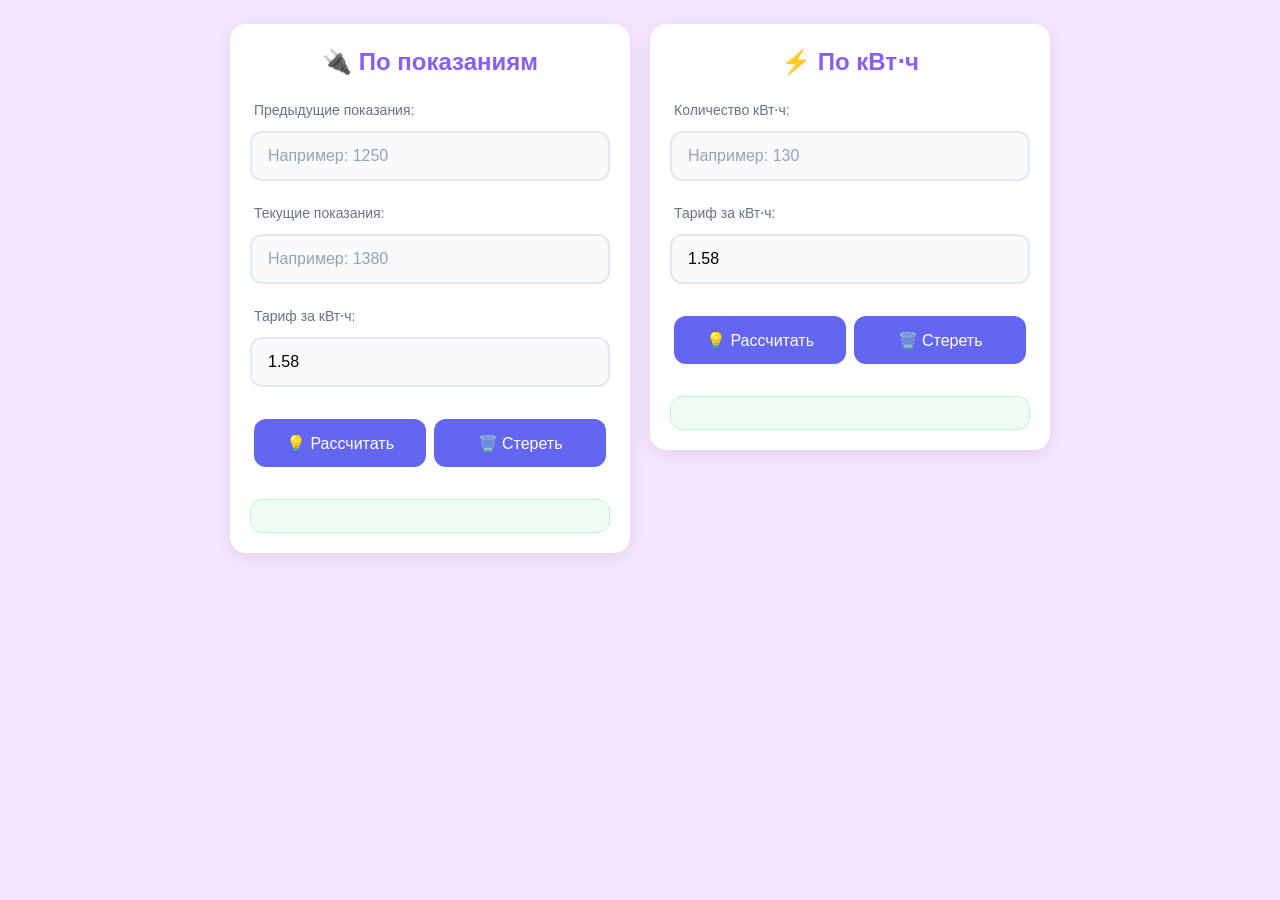
<file: virus/Koding.html>
<!DOCTYPE html>
<html lang="ru">
<head>
    <meta charset="UTF-8">
    <meta name="viewport" content="width=device-width, initial-scale=1.0, maximum-scale=5.0, user-scalable=yes">
    <title>Калькулятор электроэнергии</title>
    <style>
        /* Базовые сбросы и настройки */
        *, *::before, *::after {
            box-sizing: border-box;
            margin: 0;
            padding: 0;
        }

        html, body {
            overflow-x: hidden;
            max-width: 100vw;
            -webkit-text-size-adjust: 100%;
            text-size-adjust: 100%;
        }

        body {
            font-family: -apple-system, BlinkMacSystemFont, 'Segoe UI', Roboto, 'Helvetica Neue', Arial, sans-serif;
            background-color: #f7e6ff;
            display: flex;
            flex-direction: column;
            align-items: center;
            min-height: 100vh;
            padding: 16px;
            line-height: 1.5;
        }

        /* Карточка калькулятора */
        .calculator {
            background-color: #ffffff;
            padding: 20px;
            border-radius: 16px;
            box-shadow: 0 4px 20px rgba(0, 0, 0, 0.1);
            width: 100%;
            max-width: 400px;
            margin: 12px auto;
            text-align: center;
            transition: transform 0.2s ease;
        }

        .calculator:active {
            transform: scale(0.998);
        }

        .calculator h1 {
            color: #8b5cf6;
            margin-bottom: 20px;
            font-size: 1.5rem;
            font-weight: 600;
        }

        /* Поля ввода */
        .calculator label {
            display: block;
            margin-top: 14px;
            margin-bottom: 6px;
            font-size: 14px;
            color: #64748b;
            text-align: left;
            padding-left: 4px;
            font-weight: 500;
        }

        .calculator input {
            width: 100%;
            padding: 14px 16px;
            margin: 4px 0 8px 0;
            border: 2px solid #e2e8f0;
            border-radius: 12px;
            font-size: 16px; /* Предотвращает зум на iOS */
            transition: border-color 0.2s, box-shadow 0.2s;
            background-color: #f8fafc;
            -moz-appearance: textfield;
        }

        .calculator input::-webkit-outer-spin-button,
        .calculator input::-webkit-inner-spin-button {
            -webkit-appearance: none;
            margin: 0;
        }

        .calculator input:focus {
            outline: none;
            border-color: #8b5cf6;
            box-shadow: 0 0 0 4px rgba(139, 92, 246, 0.15);
            background-color: #fff;
        }

        .calculator input::placeholder {
            color: #94a3b8;
        }

        /* Кнопки */
        .calculator button {
            background-color: #6366f1;
            color: white;
            padding: 14px 24px;
            border: none;
            border-radius: 12px;
            cursor: pointer;
            font-size: 16px;
            font-weight: 500;
            margin: 8px 4px;
            min-height: 48px; /* Touch target */
            min-width: 48px;
            width: calc(50% - 8px);
            transition: background-color 0.2s, transform 0.1s;
            -webkit-tap-highlight-color: transparent;
        }

        .calculator button:active {
            transform: scale(0.98);
        }

        .calculator button:hover {
            background-color: #4f46e5;
        }

        .calculator button:focus-visible {
            outline: 3px solid #8b5cf6;
            outline-offset: 2px;
        }

        .clear-button {
            background-color: #ef4444;
        }

        .clear-button:hover {
            background-color: #dc2626;
        }

        /* Результат */
        .result {
            margin-top: 24px;
            font-size: 18px;
            color: #16a34a;
            font-weight: 600;
            padding: 16px;
            background-color: #f0fdf4;
            border-radius: 12px;
            border: 1px solid #bbf7d0;
            min-height: 24px;
            white-space: pre-line;
            word-wrap: break-word;
        }

        .result.error {
            color: #dc2626;
            background-color: #fef2f2;
            border-color: #fecaca;
        }

        /* Разделитель между калькуляторами */
        .divider {
            width: 100%;
            max-width: 400px;
            height: 1px;
            background: linear-gradient(to right, transparent, #cbd5e1, transparent);
            margin: 8px auto;
        }

        /* === МЕДИА-ЗАПРОСЫ === */
        
        /* Планшеты и большие телефоны */
        @media (min-width: 768px) {
            body {
                flex-direction: row;
                justify-content: center;
                align-items: flex-start;
                padding: 24px;
                gap: 20px;
            }
            
            .calculator {
                margin: 0;
            }
            
            .divider {
                display: none;
            }
        }

        /* Маленькие телефоны */
        @media (max-width: 360px) {
            body {
                padding: 12px;
            }
            
            .calculator {
                padding: 16px;
                border-radius: 14px;
            }
            
            .calculator h1 {
                font-size: 1.3rem;
            }
            
            .calculator input,
            .calculator button {
                padding: 12px 14px;
                font-size: 16px;
            }
            
            .result {
                font-size: 16px;
                padding: 14px;
            }
        }

        /* Тёмная тема (авто-определение) */
        @media (prefers-color-scheme: dark) {
            body {
                background-color: #1e1b4b;
            }
            
            .calculator {
                background-color: #2d2a4a;
                box-shadow: 0 4px 20px rgba(0, 0, 0, 0.3);
            }
            
            .calculator h1 {
                color: #a78bfa;
            }
            
            .calculator label {
                color: #cbd5e1;
            }
            
            .calculator input {
                background-color: #373355;
                border-color: #4b5563;
                color: #f1f5f9;
            }
            
            .calculator input:focus {
                background-color: #3f3b60;
            }
            
            .calculator input::placeholder {
                color: #64748b;
            }
            
            .result {
                background-color: #166534;
                border-color: #15803d;
                color: #86efac;
            }
            
            .result.error {
                background-color: #991b1b;
                border-color: #b91c1c;
                color: #fecaca;
            }
        }

        /* Анимация появления */
        @keyframes fadeIn {
            from { opacity: 0; transform: translateY(10px); }
            to { opacity: 1; transform: translateY(0); }
        }

        .calculator {
            animation: fadeIn 0.3s ease-out;
        }

        .calculator:nth-child(2) {
            animation-delay: 0.1s;
        }
    </style>
</head>
<body>
    <!-- Калькулятор 1: по показаниям -->
    <div class="calculator">
        <h1>🔌 По показаниям</h1>
        
        <label for="previousReading">Предыдущие показания:</label>
        <input type="number" id="previousReading" placeholder="Например: 1250" inputmode="decimal" required>
        
        <label for="currentReading">Текущие показания:</label>
        <input type="number" id="currentReading" placeholder="Например: 1380" inputmode="decimal" required>
        
        <label for="tariff1">Тариф за кВт⋅ч:</label>
        <input type="number" id="tariff1" placeholder="1.58" value="1.58" step="0.01" inputmode="decimal">
        
        <div style="display: flex; justify-content: center; flex-wrap: wrap; margin-top: 16px;">
            <button type="button" onclick="calculateElectricity1()">💡 Рассчитать</button>
            <button type="button" class="clear-button" onclick="clearFields1()">🗑️ Стереть</button>
        </div>
        
        <div class="result" id="result1" role="status" aria-live="polite"></div>
    </div>

    <div class="divider"></div>

    <!-- Калькулятор 2: по кВт⋅ч -->
    <div class="calculator">
        <h1>⚡ По кВт⋅ч</h1>
        
        <label for="consumption">Количество кВт⋅ч:</label>
        <input type="number" id="consumption" placeholder="Например: 130" inputmode="decimal" required>
        
        <label for="tariff2">Тариф за кВт⋅ч:</label>
        <input type="number" id="tariff2" placeholder="1.58" value="1.58" step="0.01" inputmode="decimal">
        
        <div style="display: flex; justify-content: center; flex-wrap: wrap; margin-top: 16px;">
            <button type="button" onclick="calculateElectricity2()">💡 Рассчитать</button>
            <button type="button" class="clear-button" onclick="clearFields2()">🗑️ Стереть</button>
        </div>
        
        <div class="result" id="result2" role="status" aria-live="polite"></div>
    </div>

    <script>
        // Вспомогательная функция для показа результата
        function showResult(elementId, message, isError = false) {
            const el = document.getElementById(elementId);
            el.textContent = message;
            el.className = 'result' + (isError ? ' error' : '');
        }

        // Вспомогательная функция для плавной прокрутки
        function scrollToResult(elementId) {
            setTimeout(() => {
                const el = document.getElementById(elementId);
                el.scrollIntoView({ 
                    behavior: 'smooth', 
                    block: 'nearest' 
                });
            }, 150);
        }

        // Калькулятор 1: по показаниям
        function calculateElectricity1() {
            const previousInput = document.getElementById('previousReading');
            const currentInput = document.getElementById('currentReading');
            const tariffInput = document.getElementById('tariff1');
            
            const previous = parseFloat(previousInput.value);
            const current = parseFloat(currentInput.value);
            const tariff = parseFloat(tariffInput.value) || 1.58;

            // Валидация
            if (!previousInput.value || !currentInput.value) {
                showResult('result1', '⚠️ Заполните оба поля показаний', true);
                scrollToResult('result1');
                return;
            }

            if (isNaN(previous) || isNaN(current) || isNaN(tariff)) {
                showResult('result1', '❌ Введите корректные числа', true);
                scrollToResult('result1');
                return;
            }

            if (current < previous) {
                showResult('result1', '❌ Текущие показания не могут быть меньше предыдущих!', true);
                scrollToResult('result1');
                return;
            }

            const consumption = current - previous;
            const cost = consumption * tariff;
            
            showResult('result1', `📊 Расход: ${consumption.toFixed(2)} кВт⋅ч\n💰 Стоимость: ${cost.toFixed(2)} ₽`);
            scrollToResult('result1');
            
            // Вибрация при успехе (если поддерживается)
            if (navigator.vibrate) navigator.vibrate(50);
        }

        // Очистка полей для калькулятора 1
        function clearFields1() {
            document.getElementById('previousReading').value = '';
            document.getElementById('currentReading').value = '';
            document.getElementById('tariff1').value = '1.58';
            document.getElementById('result1').textContent = '';
            document.getElementById('result1').className = 'result';
            document.getElementById('previousReading').focus();
        }

        // Калькулятор 2: по кВт⋅ч
        function calculateElectricity2() {
            const consumptionInput = document.getElementById('consumption');
            const tariffInput = document.getElementById('tariff2');
            
            const consumption = parseFloat(consumptionInput.value);
            const tariff = parseFloat(tariffInput.value) || 1.58;

            if (!consumptionInput.value) {
                showResult('result2', '⚠️ Введите количество кВт⋅ч', true);
                scrollToResult('result2');
                return;
            }

            if (isNaN(consumption) || isNaN(tariff)) {
                showResult('result2', '❌ Введите корректные числа', true);
                scrollToResult('result2');
                return;
            }

            if (consumption <= 0) {
                showResult('result2', '❌ Значение должно быть больше 0', true);
                scrollToResult('result2');
                return;
            }

            const cost = consumption * tariff;
            showResult('result2', `💰 Стоимость: ${cost.toFixed(2)} ₽`);
            scrollToResult('result2');
            
            if (navigator.vibrate) navigator.vibrate(50);
        }

        // Очистка полей для калькулятора 2
        function clearFields2() {
            document.getElementById('consumption').value = '';
            document.getElementById('tariff2').value = '1.58';
            document.getElementById('result2').textContent = '';
            document.getElementById('result2').className = 'result';
            document.getElementById('consumption').focus();
        }

        // Обработка нажатия Enter в полях ввода
        document.querySelectorAll('input[type="number"]').forEach(input => {
            input.addEventListener('keypress', function(e) {
                if (e.key === 'Enter') {
                    e.preventDefault();
                    const calcId = this.closest('.calculator').querySelector('.result').id;
                    if (calcId === 'result1') calculateElectricity1();
                    else calculateElectricity2();
                }
            });
        });

        // Предотвращение "дёрганья" страницы при pull-to-refresh на мобильных
        document.addEventListener('touchmove', function(e) {
            if (e.target.tagName === 'INPUT') {
                e.stopPropagation();
            }
        }, { passive: true });
    </script>
</body>
</html>
</file>
<file: ONIKS/style.css>
body {
    background-color: #656665;
}
table {
    font-family: sans-serif;
    text-align: left;
    border-collapse: separate;
    border-spacing: 5px;
    background: #ece9f0;
    color: #656665;
    border: 16px solid #ece9f0;
    border-radius: 20px;
    display: inline-block;
    margin: 5px;
    vertical-align: top;
    font-size: smaller;
    font-weight: bold;
}
        
th {
    background-color:#092cde;
    color: white;
    padding: 10px;
 
}
        
td {
    padding: 10px; /* Добавляем отступы внутри ячеек */
    border: 1px solid #ddd; /* Светлая граница */
    text-align: center;
          
}
      
tr:nth-child(even) td { 
    background-color:#f9f9f9; /* Фон четных строк */ 
}
      
tr:nth-child(odd) td { 
    background-color:white; /* Фон нечетных строк */ 
}
          
#serialData{
	background-color:white;
}
          
#div_1, #div_2, #div_3{
    display: inline-flex;
}

#tb1, #tb2, #tb3{
    margin-right: 15px;
}
#st1, #st2, #st3, #st4, #st5, #st6{
    margin-right: 15px;
}

.heaters{
    border-radius: 15px;
    touch-action: manipulation;
}

.name_zone{
    font-size: 26px;
}

.button {
  background-color: #1CAF50; /* Green */
  border: none;
  color: white;
  padding: 15px 32px;
  text-align: center;
  text-decoration: none;
  display: inline-block;
  font-size: 16px;
}

.editing {
  background-color: #fff3cd !important;
  border: 2px solid #ffc107;
  padding: 2px;
  font-weight: bold;
}
</file>
